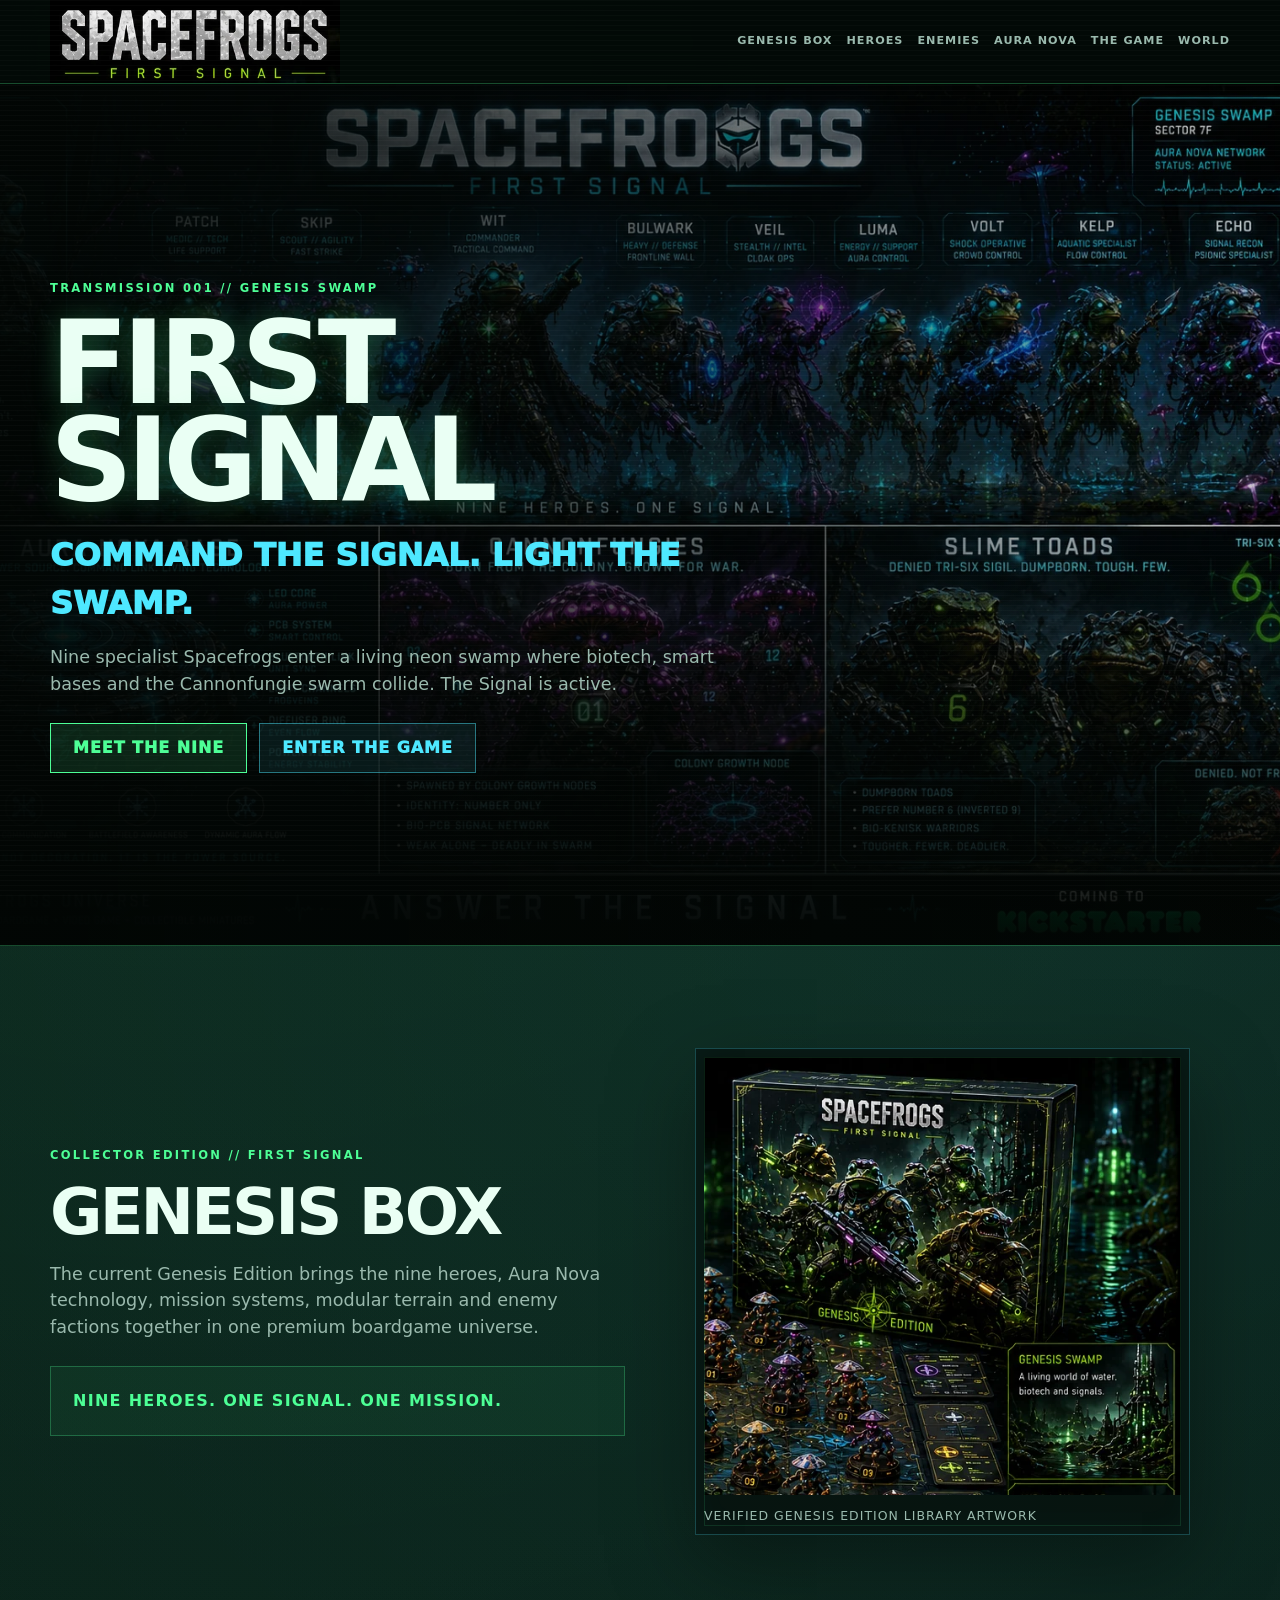
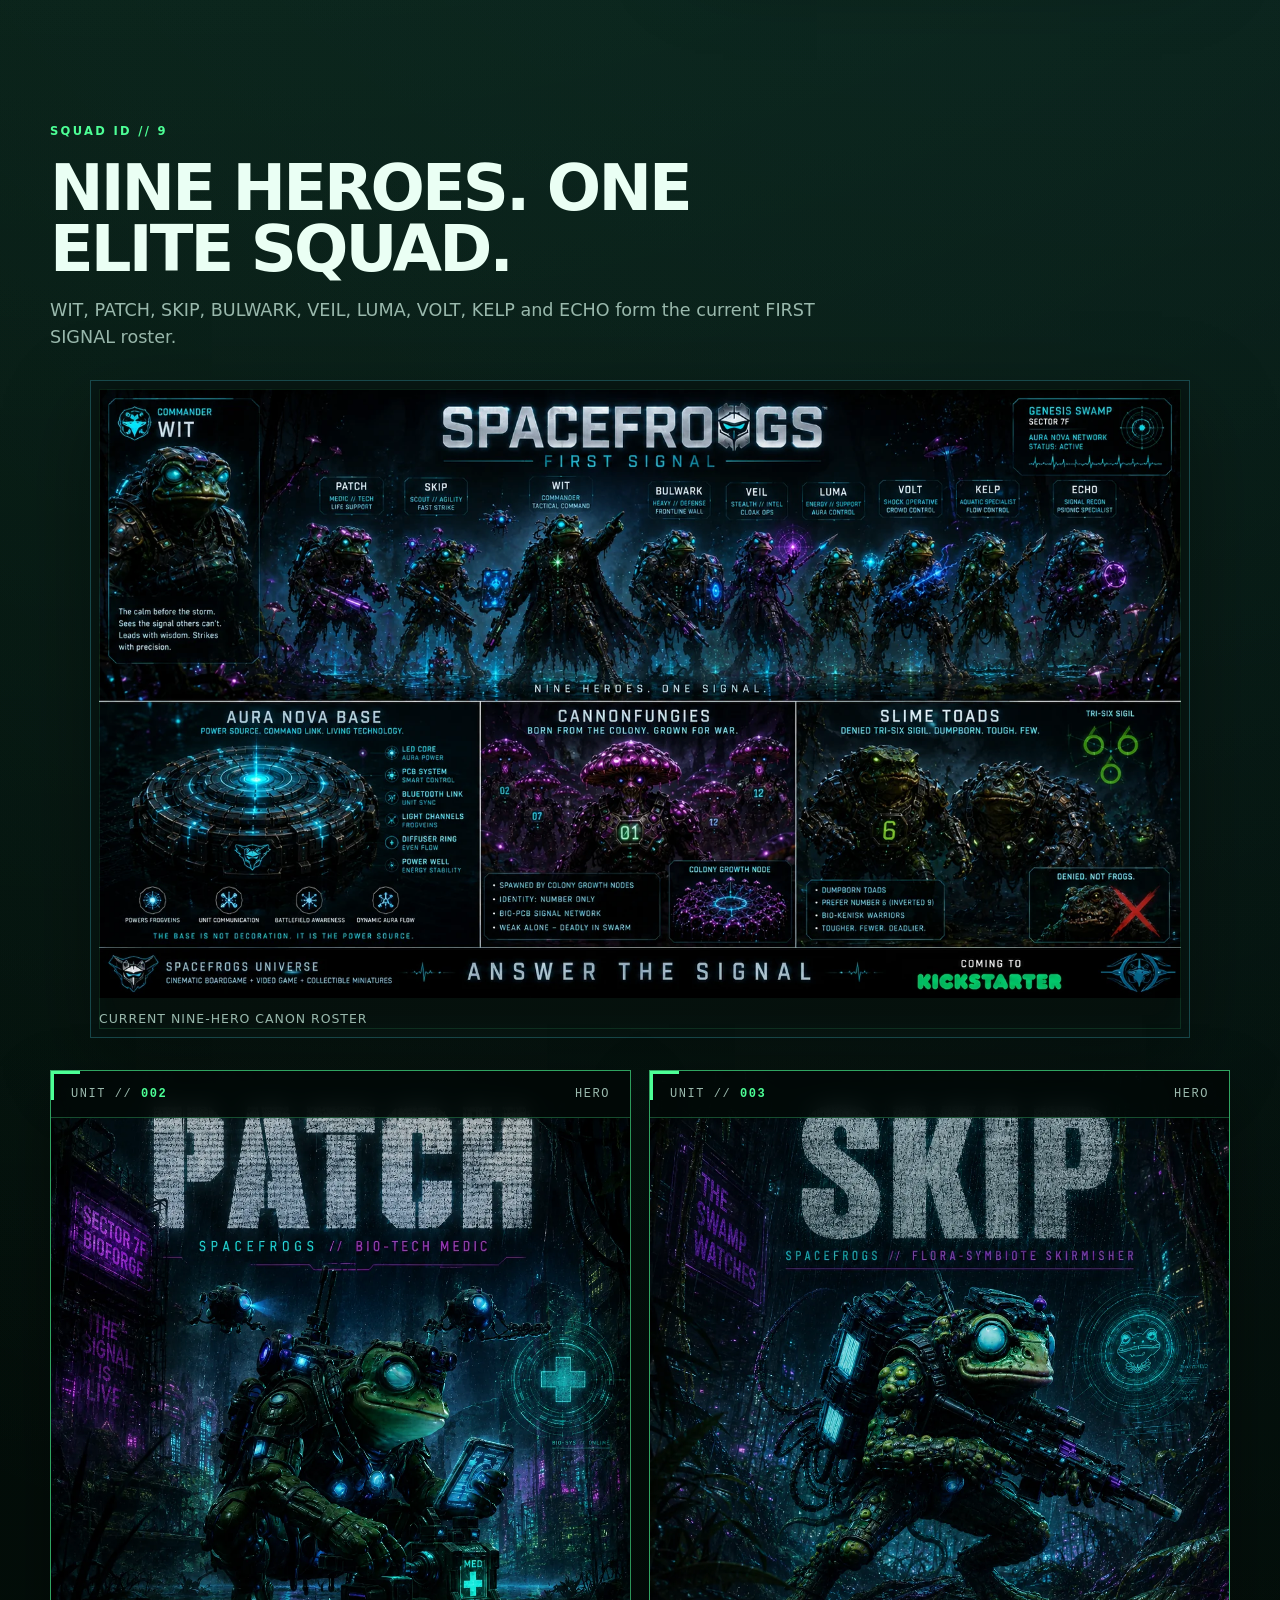
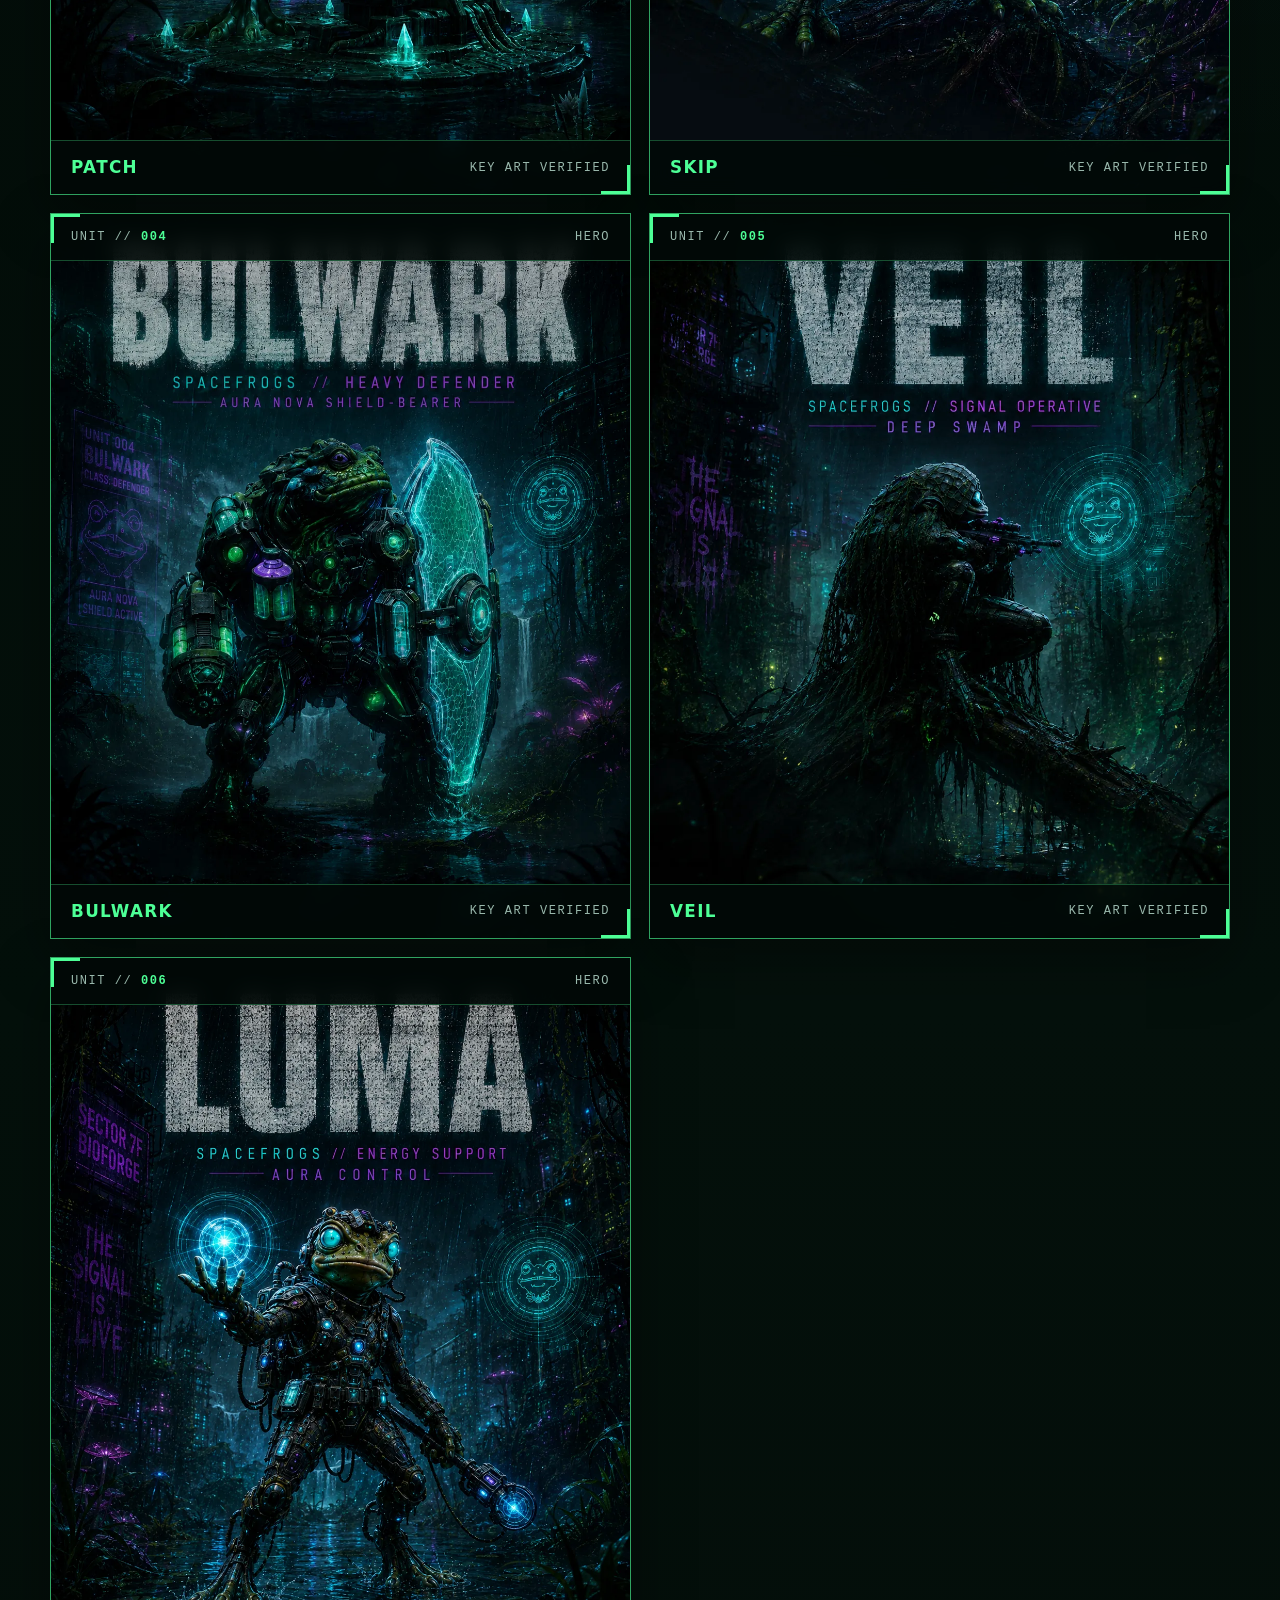
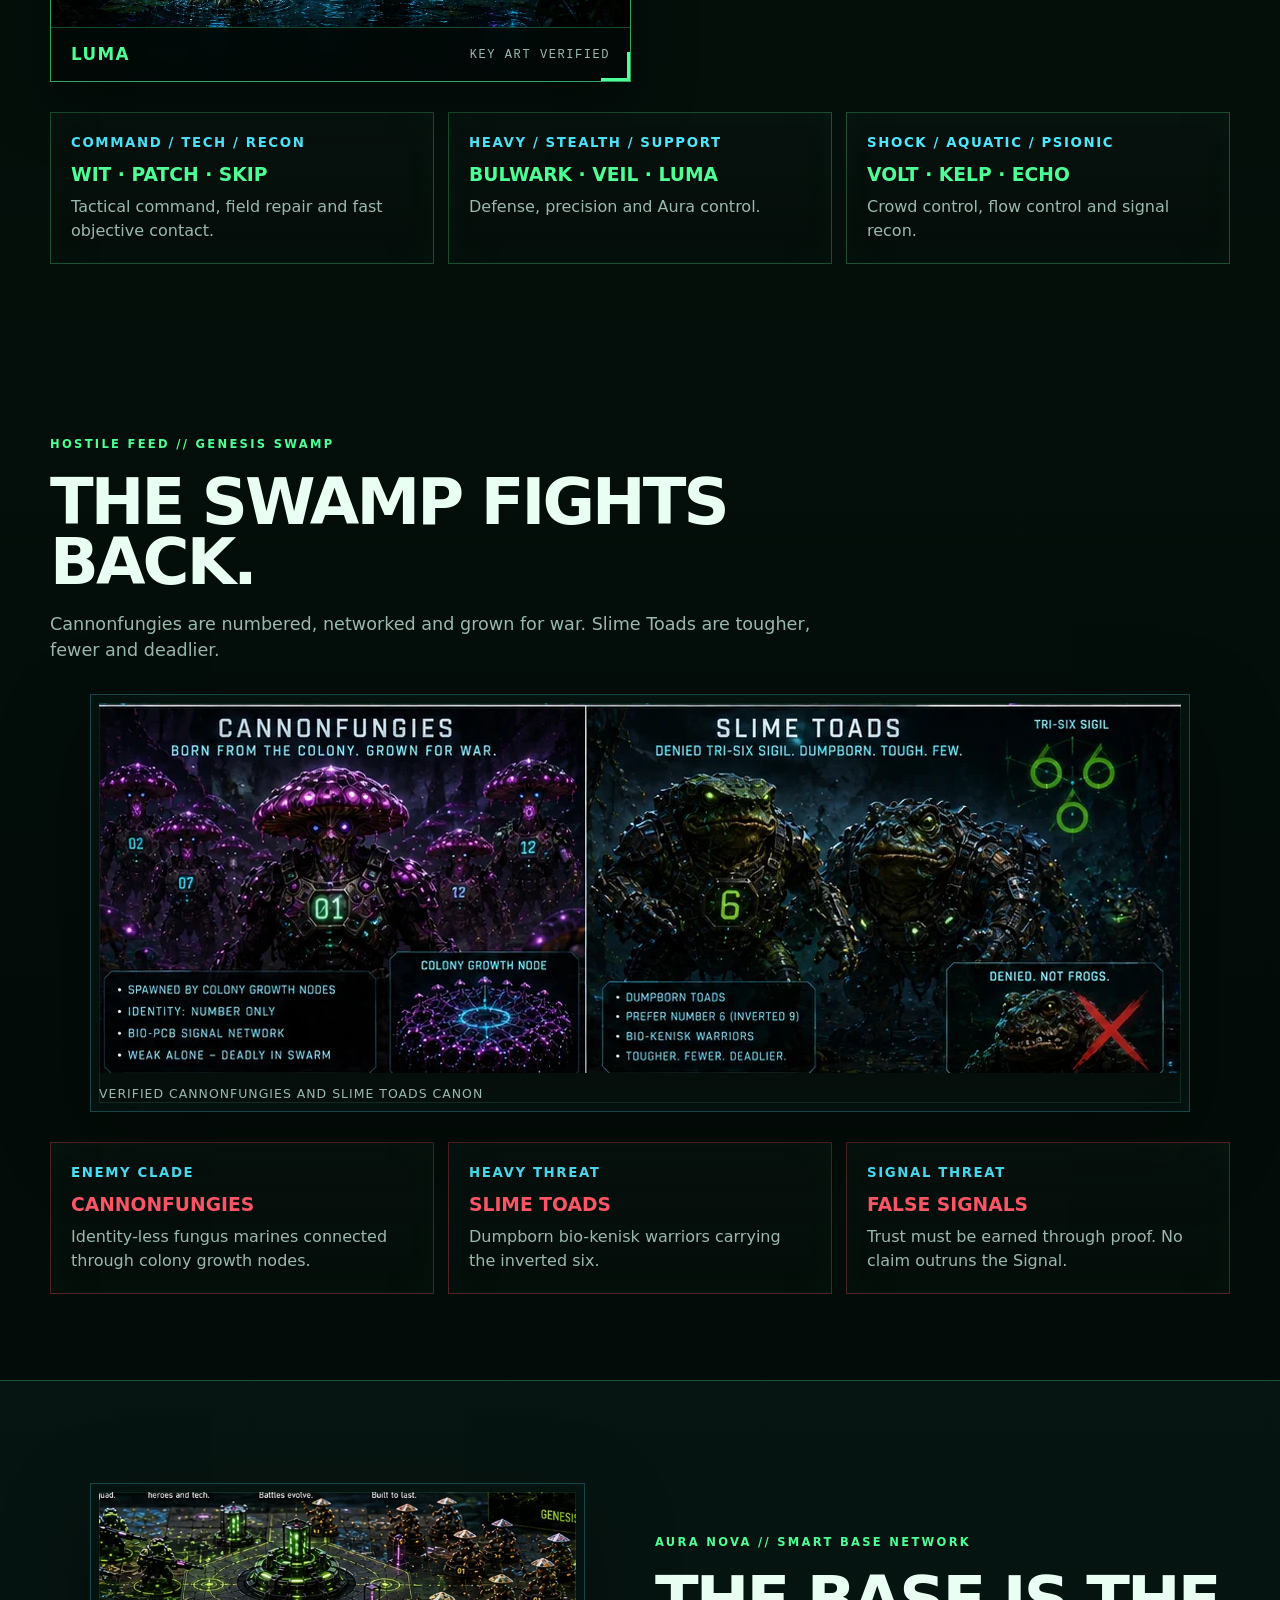
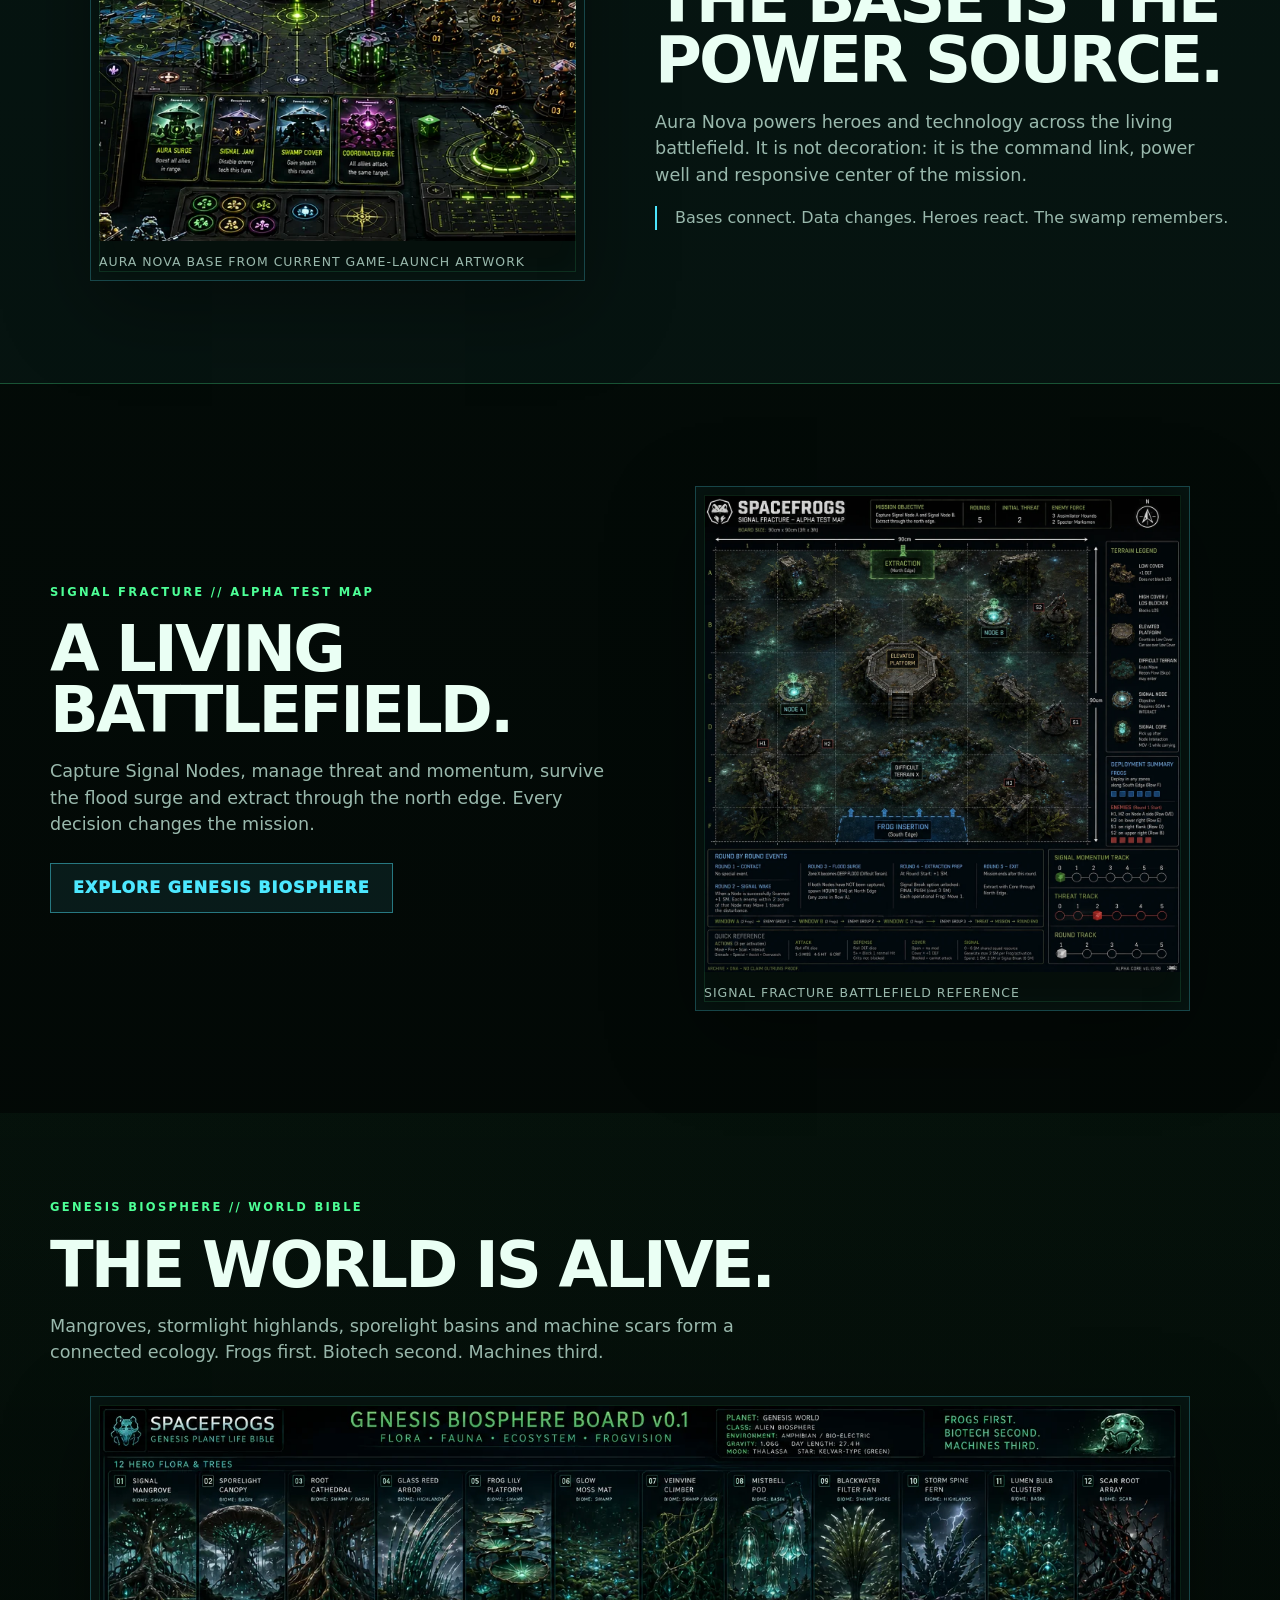
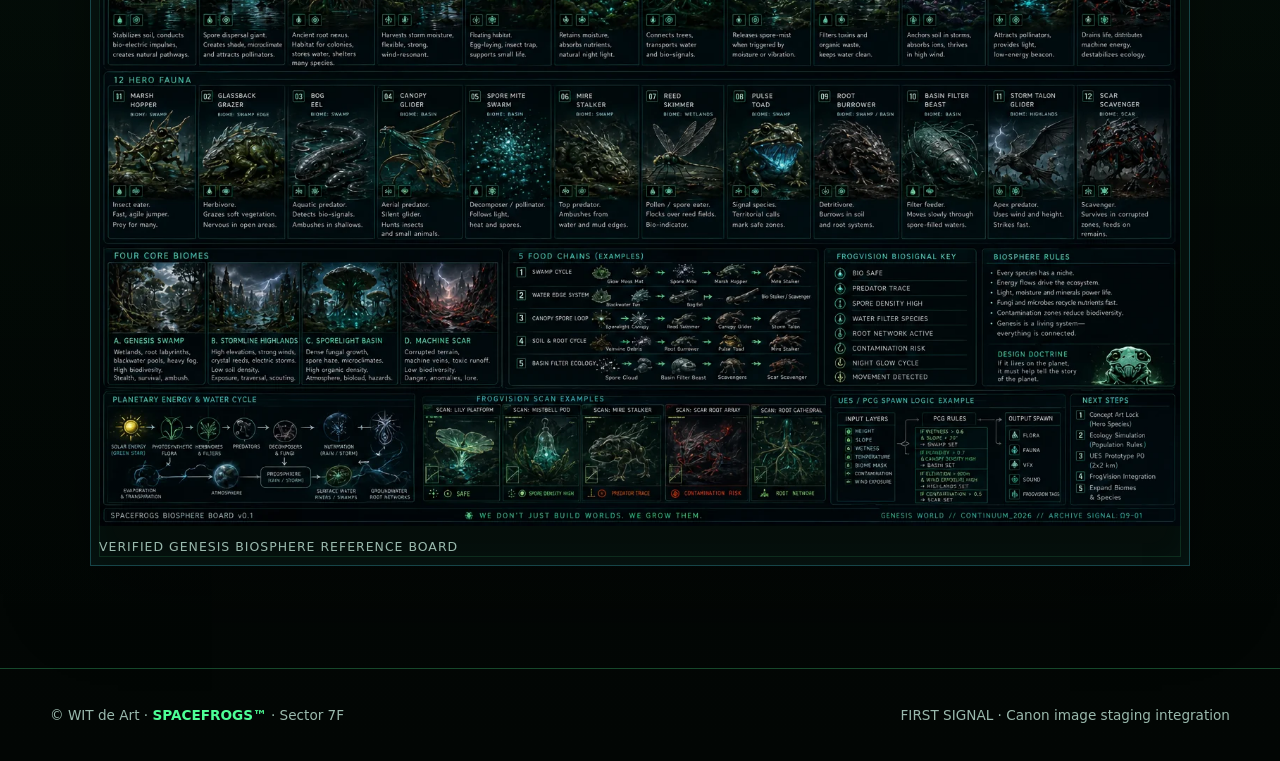
<file: index.html>
<!doctype html>
<html lang="en">
<head>
<meta charset="utf-8">
<meta name="viewport" content="width=device-width,initial-scale=1,viewport-fit=cover">
<meta name="theme-color" content="#020604">
<title>SPACEFROGS™: FIRST SIGNAL — Sector 7F</title>
<meta name="description" content="Nine specialist Spacefrogs. One Signal. Enter Sector 7F, power Aura Nova and face the Cannonfungies in the Genesis Swamp.">
<link rel="canonical" href="https://spacefrogs.dk/">
<meta property="og:type" content="website">
<meta property="og:site_name" content="SPACEFROGS™">
<meta property="og:title" content="SPACEFROGS™: FIRST SIGNAL">
<meta property="og:description" content="Nine frogs. One Signal. Enter Sector 7F.">
<meta property="og:url" content="https://spacefrogs.dk/">
<meta property="og:image" content="https://spacefrogs.dk/assets/images/hero-roster-nine.webp">
<style>
:root{--bg:#020604;--panel:#07110d;--ink:#eafff4;--muted:#9ab9ad;--green:#4dff96;--cyan:#4de8ff;--red:#ff5668;--line:rgba(77,255,150,.27);--cyanline:rgba(77,232,255,.25)}
*{box-sizing:border-box}
html{scroll-behavior:smooth}
body{margin:0;background:radial-gradient(circle at 15% 0,rgba(77,255,150,.14),transparent 35%),radial-gradient(circle at 90% 8%,rgba(77,232,255,.1),transparent 33%),linear-gradient(180deg,#020604,#04100b 48%,#020604);color:var(--ink);font-family:system-ui,-apple-system,"Segoe UI",sans-serif;line-height:1.5;overflow-x:hidden}
body:before{content:"";position:fixed;inset:0;pointer-events:none;background:repeating-linear-gradient(to bottom,rgba(255,255,255,.025) 0,rgba(255,255,255,.025) 1px,transparent 1px,transparent 5px);z-index:99}
img{display:block;max-width:100%}.wrap{width:min(1180px,calc(100% - 32px));margin:auto}
header{position:sticky;top:0;z-index:20;background:rgba(2,6,4,.9);backdrop-filter:blur(16px);border-bottom:1px solid var(--line)}
.nav{min-height:72px;display:flex;align-items:center;justify-content:space-between;gap:20px}.brand-logo{width:min(290px,43vw);height:auto}
nav{display:flex;gap:14px;overflow:auto}nav a{color:var(--muted);text-decoration:none;text-transform:uppercase;font-size:.7rem;font-weight:850;letter-spacing:.09em;white-space:nowrap}nav a:hover{color:var(--green)}
.hero{min-height:calc(100vh - 72px);display:grid;align-items:end;position:relative;background:linear-gradient(90deg,rgba(2,6,4,.96) 0%,rgba(2,6,4,.68) 43%,rgba(2,6,4,.18) 100%),linear-gradient(0deg,rgba(2,6,4,.96),transparent 48%),url('assets/images/hero-roster-nine.webp') 64% center/cover no-repeat;border-bottom:1px solid var(--line)}
.hero-inner{padding:110px 0 86px;max-width:710px}.eyebrow{color:var(--green);text-transform:uppercase;font-weight:900;letter-spacing:.2em;font-size:.72rem;margin-bottom:18px}
h1{font-size:clamp(3.2rem,9vw,7.4rem);line-height:.84;margin:0;text-transform:uppercase;letter-spacing:-.055em;text-shadow:0 0 28px rgba(77,255,150,.25)}
h2{font-size:clamp(2.15rem,5vw,4.4rem);line-height:.95;text-transform:uppercase;margin:0 0 16px;letter-spacing:-.045em}
.tag{font-size:clamp(1.2rem,2.6vw,2rem);font-weight:950;color:var(--cyan);text-transform:uppercase;margin:22px 0 14px}.lead{font-size:1.1rem;color:var(--muted);max-width:780px}
.actions{display:flex;gap:12px;flex-wrap:wrap;margin-top:26px}.btn{min-height:50px;display:inline-flex;align-items:center;justify-content:center;padding:0 22px;border:1px solid var(--green);background:rgba(77,255,150,.12);color:var(--green);text-decoration:none;text-transform:uppercase;font-weight:950;letter-spacing:.06em}.btn.alt{border-color:rgba(77,232,255,.45);color:var(--cyan);background:rgba(77,232,255,.08)}
section{padding:86px 0}.section-head{max-width:820px;margin-bottom:30px}.feature{display:grid;grid-template-columns:1fr 1fr;gap:30px;align-items:center}.feature.reverse .visual{order:-1}
.visual{position:relative;border:1px solid var(--cyanline);background:rgba(5,15,12,.8);padding:8px;box-shadow:0 28px 80px rgba(0,0,0,.35),inset 0 0 34px rgba(77,232,255,.04)}.visual img{width:100%;height:auto}.visual:after{content:"";position:absolute;inset:8px;border:1px solid rgba(77,255,150,.12);pointer-events:none}.wide-visual{margin-top:28px}.wide-visual img{width:100%}
.grid{display:grid;grid-template-columns:repeat(3,1fr);gap:14px;margin-top:30px}.card{border:1px solid var(--line);background:linear-gradient(180deg,rgba(7,17,13,.92),rgba(4,12,9,.84));padding:20px;min-height:150px;box-shadow:inset 0 0 34px rgba(77,255,150,.035)}.card small{display:block;color:var(--cyan);text-transform:uppercase;letter-spacing:.12em;font-weight:850}.card h3{margin:8px 0 6px;text-transform:uppercase;color:var(--green)}.card p{margin:0;color:var(--muted)}.threat{border-color:rgba(255,86,104,.3)}.threat h3{color:var(--red)}
.rule{margin-top:26px;border:1px solid var(--line);padding:22px;font-weight:900;text-transform:uppercase;letter-spacing:.08em;color:var(--green);background:rgba(77,255,150,.055)}.signal{border-top:1px solid var(--line);border-bottom:1px solid var(--line);background:rgba(77,232,255,.035)}.proof{border-left:2px solid var(--cyan);padding-left:18px;color:var(--muted)}.world{background:linear-gradient(180deg,rgba(77,255,150,.035),transparent)}
.asset-note{margin-top:12px;color:var(--muted);font-size:.78rem;text-transform:uppercase;letter-spacing:.08em}
.hero-files{display:grid;grid-template-columns:repeat(2,minmax(0,1fr));gap:18px;margin-top:32px}
.hero-key-card{position:relative;min-height:560px;overflow:hidden;border:1px solid rgba(77,255,150,.62);background:#03100a;box-shadow:inset 0 0 0 1px rgba(77,255,150,.12),0 22px 56px rgba(0,0,0,.38)}
.hero-key-card:before,.hero-key-card:after{content:"";position:absolute;z-index:4;width:26px;height:26px;pointer-events:none}
.hero-key-card:before{top:-1px;left:-1px;border-top:4px solid var(--green);border-left:4px solid var(--green)}
.hero-key-card:after{right:-1px;bottom:-1px;border-right:4px solid var(--green);border-bottom:4px solid var(--green)}
.hero-key-card img{width:100%;height:100%;min-height:560px;object-fit:cover;object-position:center;transition:transform .35s ease}
.hero-key-card:hover img{transform:scale(1.015)}
.hero-card-head,.hero-card-foot{position:absolute;left:0;right:0;z-index:3;display:flex;align-items:center;justify-content:space-between;gap:16px;padding:14px 20px;background:rgba(2,10,7,.88);backdrop-filter:blur(10px);text-transform:uppercase;font-family:ui-monospace,"SFMono-Regular",Consolas,monospace;letter-spacing:.13em;font-size:.75rem}
.hero-card-head{top:0;border-bottom:1px solid rgba(77,255,150,.28);color:var(--muted)}
.hero-card-head strong,.hero-card-foot strong{color:var(--green)}
.hero-card-foot{bottom:0;border-top:1px solid rgba(77,255,150,.28);color:var(--muted)}
.hero-card-foot strong{font-family:system-ui,-apple-system,"Segoe UI",sans-serif;font-size:1.05rem;letter-spacing:.08em}
.hero-key-card.pending{display:grid;place-items:center;background:linear-gradient(rgba(77,255,150,.045) 1px,transparent 1px),linear-gradient(90deg,rgba(77,255,150,.045) 1px,transparent 1px),radial-gradient(circle,rgba(77,255,150,.12),transparent 44%),#03100a;background-size:32px 32px,32px 32px,auto,auto}
.pending-signal{text-align:center;text-transform:uppercase;font-family:ui-monospace,"SFMono-Regular",Consolas,monospace;letter-spacing:.12em;color:var(--muted)}
.pending-signal b{display:block;margin-bottom:8px;color:var(--ink);font-family:system-ui,-apple-system,"Segoe UI",sans-serif;font-size:clamp(2rem,5vw,3.6rem);letter-spacing:.02em}
.pending-signal span{color:var(--green)}
footer{padding:36px 0;color:var(--muted);font-size:.85rem;border-top:1px solid var(--line)}.footer{display:flex;justify-content:space-between;gap:20px;flex-wrap:wrap}.footer b{color:var(--green)}
@media(max-width:900px){nav{max-width:52vw}.feature{grid-template-columns:1fr}.feature.reverse .visual{order:initial}.hero{background-position:58% center}.hero-inner{padding:88px 0 70px}.grid{grid-template-columns:1fr}.hero-key-card,.hero-key-card img{min-height:500px}section{padding:64px 0}}
@media(max-width:620px){header .nav{min-height:64px}.brand-logo{width:220px}nav{display:none}.hero{min-height:78vh;background-position:59% center}.hero-inner{padding:70px 0 56px}.visual{padding:5px}.hero-files{grid-template-columns:1fr;gap:14px}.hero-key-card,.hero-key-card img{min-height:470px}.hero-card-head,.hero-card-foot{padding:12px 14px;font-size:.68rem}}
</style>
</head>
<body>
<header><div class="wrap nav"><a href="#top" aria-label="SPACEFROGS First Signal home"><img class="brand-logo" src="assets/images/spacefrogs-first-signal-wordmark-metallic-on-black.webp" alt="SPACEFROGS First Signal"></a><nav><a href="#genesis">Genesis Box</a><a href="#squad">Heroes</a><a href="#threat">Enemies</a><a href="#signal">Aura Nova</a><a href="#game">The Game</a><a href="#world">World</a></nav></div></header>
<main id="top">
<section class="hero"><div class="wrap"><div class="hero-inner"><div class="eyebrow">Transmission 001 // Genesis Swamp</div><h1>FIRST<br>SIGNAL</h1><div class="tag">Command the signal. Light the swamp.</div><p class="lead">Nine specialist Spacefrogs enter a living neon swamp where biotech, smart bases and the Cannonfungie swarm collide. The Signal is active.</p><div class="actions"><a class="btn" href="#squad">Meet the nine</a><a class="btn alt" href="#game">Enter the game</a></div></div></div></section>
<section id="genesis"><div class="wrap feature"><div><div class="eyebrow">Collector Edition // First Signal</div><h2>Genesis Box</h2><p class="lead">The current Genesis Edition brings the nine heroes, Aura Nova technology, mission systems, modular terrain and enemy factions together in one premium boardgame universe.</p><div class="rule">Nine heroes. One signal. One mission.</div></div><figure class="visual"><img src="assets/images/genesis-box.webp" alt="SPACEFROGS First Signal Genesis Edition box and game components" width="566" height="520"><figcaption class="asset-note">Verified Genesis Edition Library artwork</figcaption></figure></div></section>
<section id="squad"><div class="wrap"><div class="section-head"><div class="eyebrow">Squad ID // 9</div><h2>Nine heroes. One elite squad.</h2><p class="lead">WIT, PATCH, SKIP, BULWARK, VEIL, LUMA, VOLT, KELP and ECHO form the current FIRST SIGNAL roster.</p></div><figure class="visual wide-visual"><img loading="lazy" src="assets/images/hero-roster-nine.webp" alt="The nine current SPACEFROGS heroes: WIT, PATCH, SKIP, BULWARK, VEIL, LUMA, VOLT, KELP and ECHO" width="1672" height="941"><figcaption class="asset-note">Current nine-hero canon roster</figcaption></figure><div class="hero-files" aria-label="Hero key art files"><article class="hero-key-card"><div class="hero-card-head"><span>Unit // <strong>002</strong></span><span>Hero</span></div><img loading="lazy" decoding="async" src="assets/images/hero-key-art-patch.webp" alt="PATCH, SPACEFROGS bio-tech medic key art" width="1122" height="1402"><div class="hero-card-foot"><strong>PATCH</strong><span>Key art verified</span></div></article><article class="hero-key-card"><div class="hero-card-head"><span>Unit // <strong>003</strong></span><span>Hero</span></div><img loading="lazy" decoding="async" src="assets/images/hero-key-art-skip.webp" alt="SKIP, SPACEFROGS flora-symbiote skirmisher key art" width="1122" height="1402"><div class="hero-card-foot"><strong>SKIP</strong><span>Key art verified</span></div></article><article class="hero-key-card"><div class="hero-card-head"><span>Unit // <strong>004</strong></span><span>Hero</span></div><img loading="lazy" decoding="async" src="assets/images/hero-key-art-bulwark.webp" alt="BULWARK, SPACEFROGS Aura Nova shield-bearer key art" width="1122" height="1402"><div class="hero-card-foot"><strong>BULWARK</strong><span>Key art verified</span></div></article><article class="hero-key-card"><div class="hero-card-head"><span>Unit // <strong>005</strong></span><span>Hero</span></div><img loading="lazy" decoding="async" src="assets/images/hero-key-art-veil.webp" alt="VEIL, SPACEFROGS deep-swamp signal operative key art" width="1122" height="1402"><div class="hero-card-foot"><strong>VEIL</strong><span>Key art verified</span></div></article><article class="hero-key-card"><div class="hero-card-head"><span>Unit // <strong>006</strong></span><span>Hero</span></div><img loading="lazy" decoding="async" src="assets/images/hero-key-art-luma.webp" alt="LUMA, SPACEFROGS energy-support Aura Control key art" width="1122" height="1402"><div class="hero-card-foot"><strong>LUMA</strong><span>Key art verified</span></div></article></div><div class="grid"><div class="card"><small>Command / Tech / Recon</small><h3>WIT · PATCH · SKIP</h3><p>Tactical command, field repair and fast objective contact.</p></div><div class="card"><small>Heavy / Stealth / Support</small><h3>BULWARK · VEIL · LUMA</h3><p>Defense, precision and Aura control.</p></div><div class="card"><small>Shock / Aquatic / Psionic</small><h3>VOLT · KELP · ECHO</h3><p>Crowd control, flow control and signal recon.</p></div></div></div></section>
<section id="threat"><div class="wrap"><div class="section-head"><div class="eyebrow">Hostile Feed // Genesis Swamp</div><h2>The swamp fights back.</h2><p class="lead">Cannonfungies are numbered, networked and grown for war. Slime Toads are tougher, fewer and deadlier.</p></div><figure class="visual wide-visual"><img loading="lazy" src="assets/images/enemies-cannonfungies-slime-toads.webp" alt="SPACEFROGS enemy factions Cannonfungies and Slime Toads" width="1082" height="370"><figcaption class="asset-note">Verified Cannonfungies and Slime Toads canon</figcaption></figure><div class="grid"><div class="card threat"><small>Enemy Clade</small><h3>Cannonfungies</h3><p>Identity-less fungus marines connected through colony growth nodes.</p></div><div class="card threat"><small>Heavy Threat</small><h3>Slime Toads</h3><p>Dumpborn bio-kenisk warriors carrying the inverted six.</p></div><div class="card threat"><small>Signal Threat</small><h3>False Signals</h3><p>Trust must be earned through proof. No claim outruns the Signal.</p></div></div></div></section>
<section class="signal" id="signal"><div class="wrap feature reverse"><figure class="visual"><img loading="lazy" src="assets/images/aura-nova-base.webp" alt="Aura Nova smart base powering the SPACEFROGS battlefield" width="650" height="475"><figcaption class="asset-note">Aura Nova base from current game-launch artwork</figcaption></figure><div><div class="eyebrow">Aura Nova // Smart Base Network</div><h2>The base is the power source.</h2><p class="lead">Aura Nova powers heroes and technology across the living battlefield. It is not decoration: it is the command link, power well and responsive center of the mission.</p><div class="proof">Bases connect. Data changes. Heroes react. The swamp remembers.</div></div></div></section>
<section id="game"><div class="wrap feature"><div><div class="eyebrow">Signal Fracture // Alpha Test Map</div><h2>A living battlefield.</h2><p class="lead">Capture Signal Nodes, manage threat and momentum, survive the flood surge and extract through the north edge. Every decision changes the mission.</p><div class="actions"><a class="btn alt" href="#world">Explore Genesis biosphere</a></div></div><figure class="visual"><img loading="lazy" src="assets/images/battlefield-gameplay.webp" alt="SPACEFROGS Signal Fracture tactical battlefield and mission map" width="1254" height="1254"><figcaption class="asset-note">Signal Fracture battlefield reference</figcaption></figure></div></section>
<section class="world" id="world"><div class="wrap"><div class="section-head"><div class="eyebrow">Genesis Biosphere // World Bible</div><h2>The world is alive.</h2><p class="lead">Mangroves, stormlight highlands, sporelight basins and machine scars form a connected ecology. Frogs first. Biotech second. Machines third.</p></div><figure class="visual wide-visual"><img loading="lazy" src="assets/images/genesis-swamp-world.webp" alt="SPACEFROGS Genesis Biosphere world, biomes, flora and fauna" width="1536" height="1024"><figcaption class="asset-note">Verified Genesis Biosphere reference board</figcaption></figure></div></section>
</main>
<footer><div class="wrap footer"><div>© WIT de Art · <b>SPACEFROGS™</b> · Sector 7F</div><div>FIRST SIGNAL · Canon image staging integration</div></div></footer>
</body>
</html>
</file>
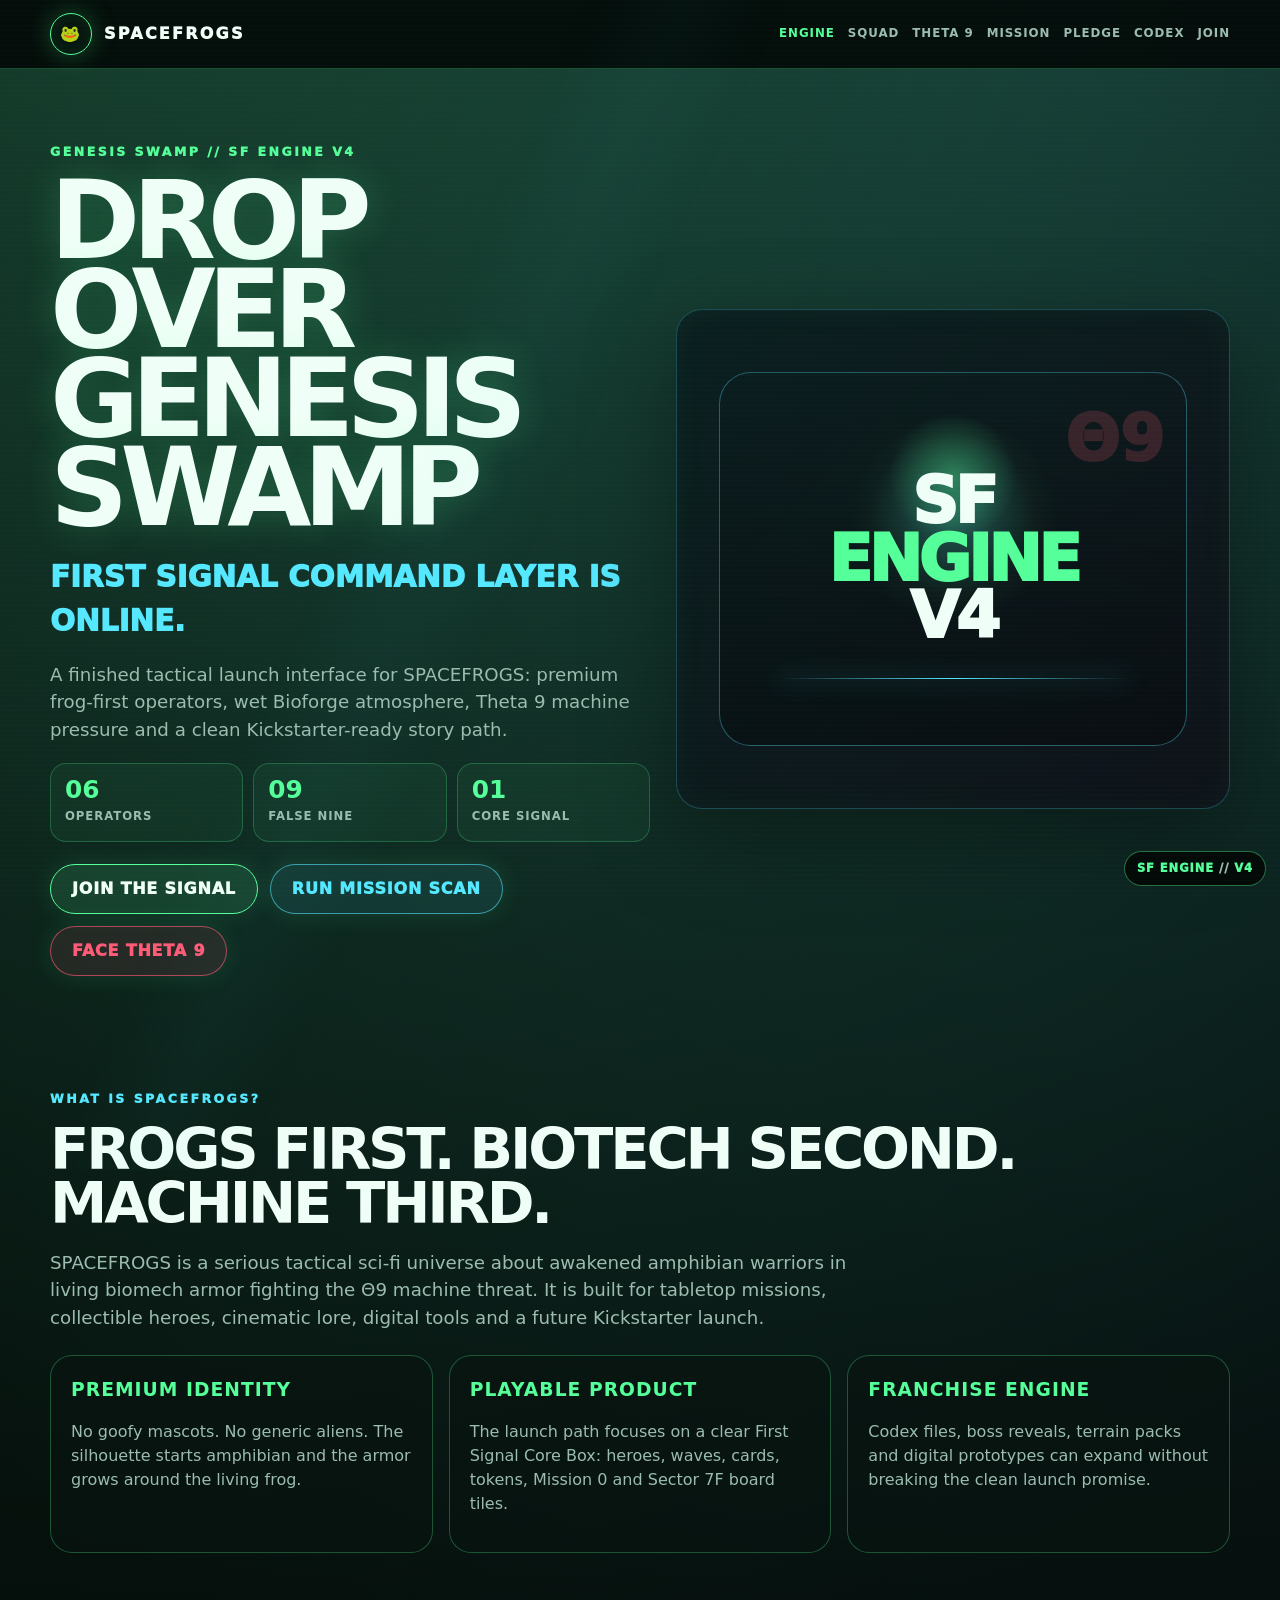
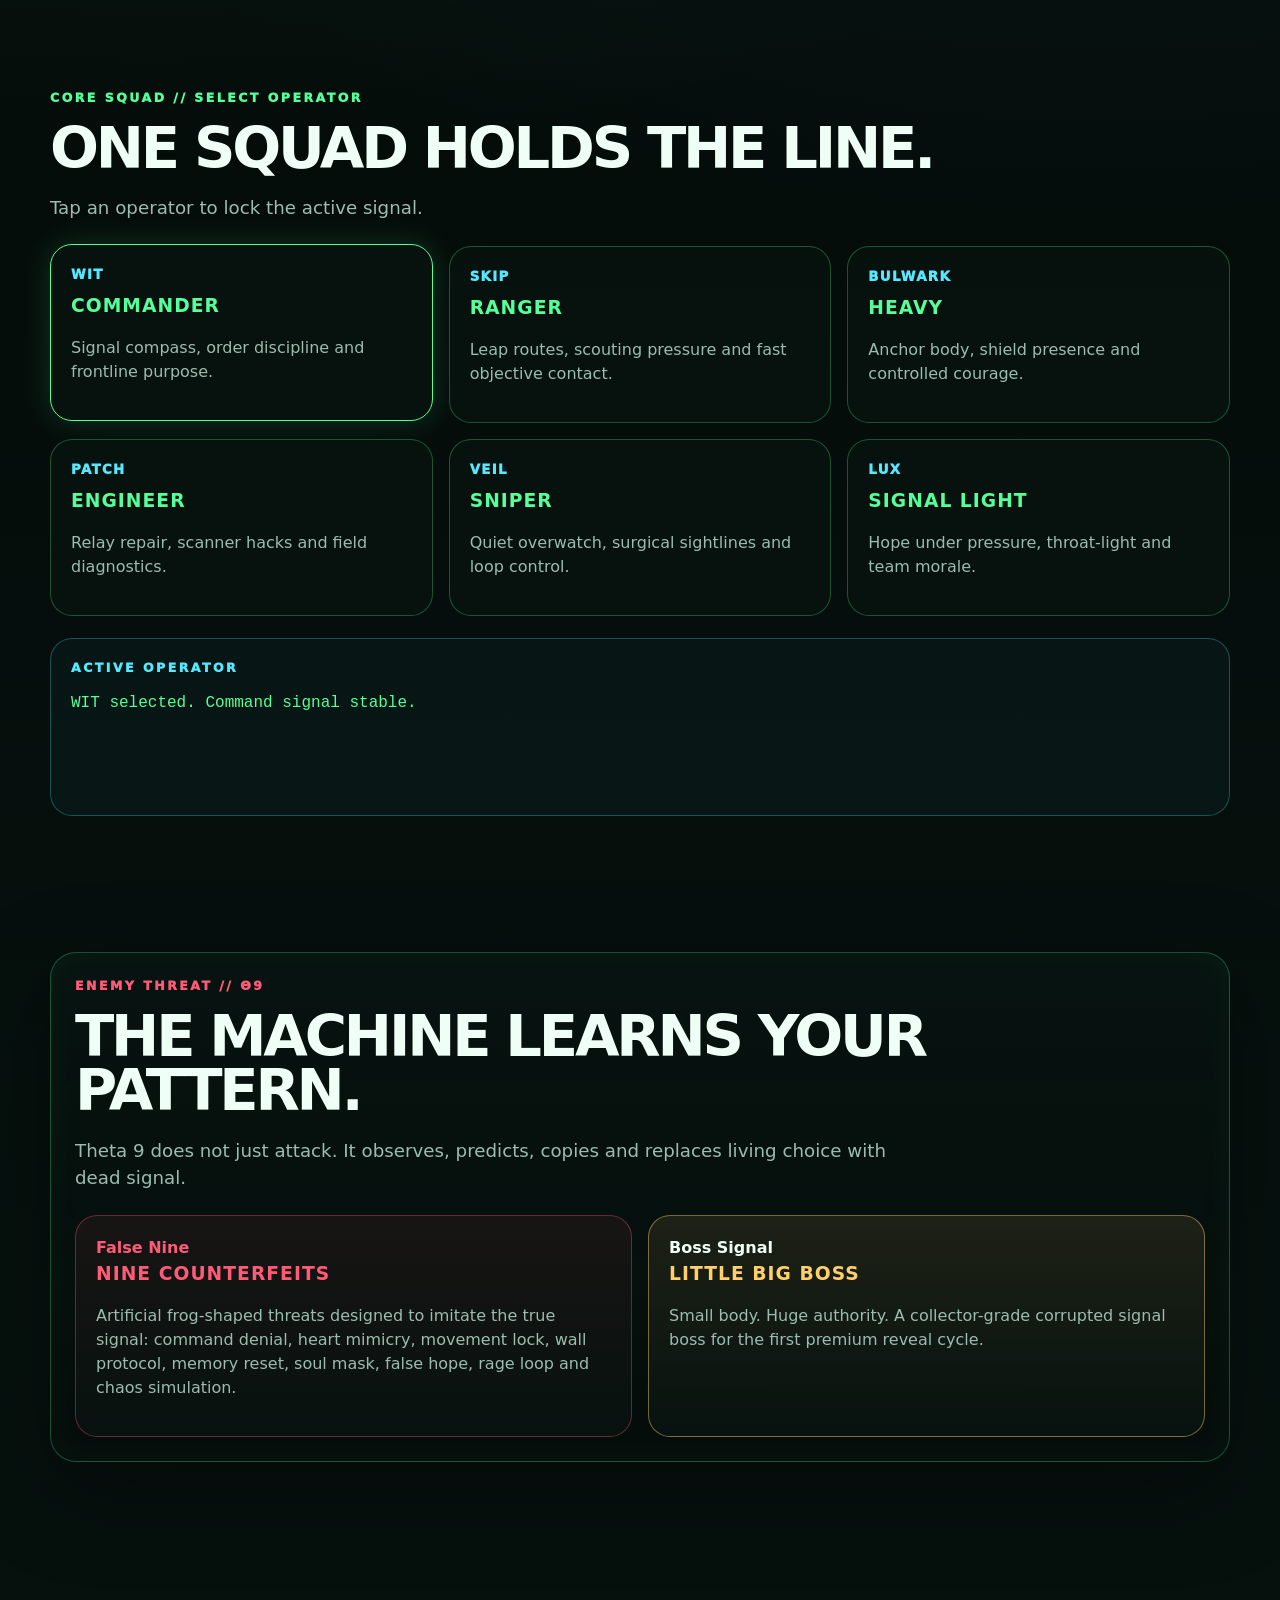
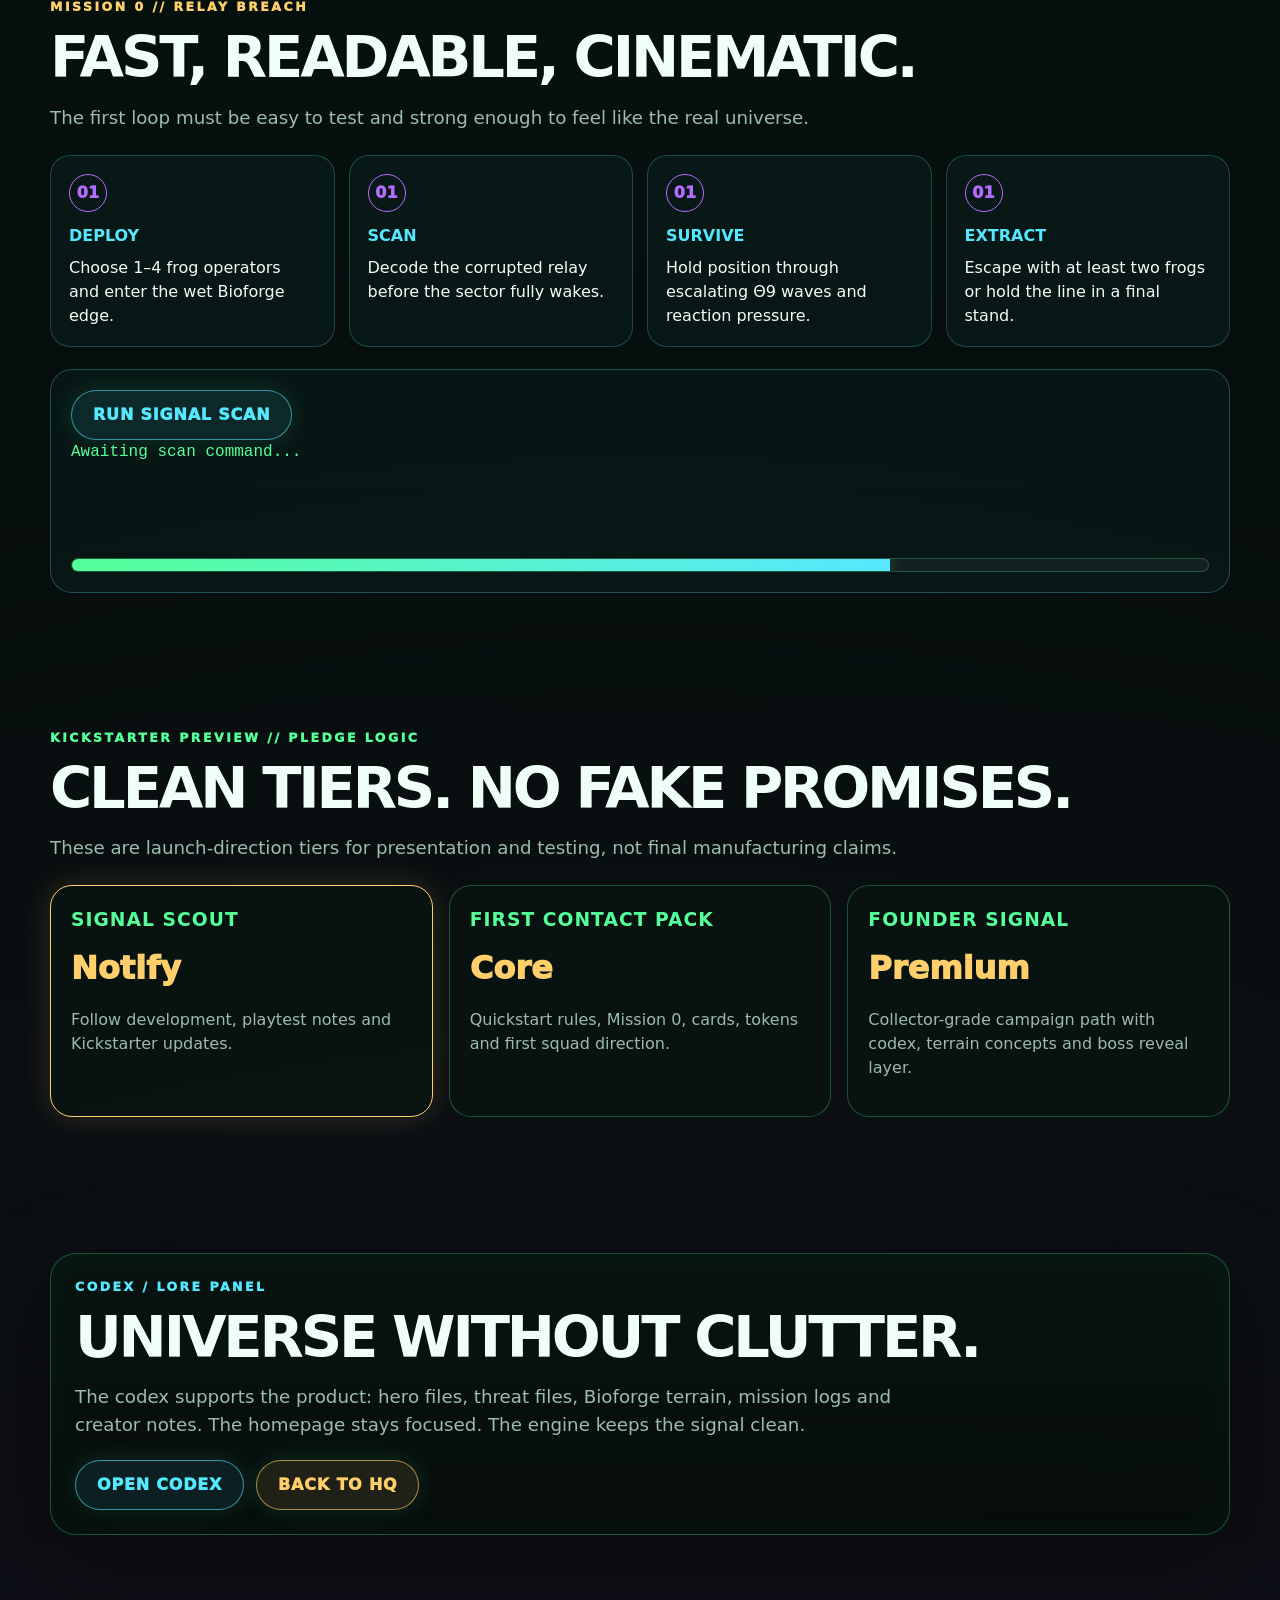
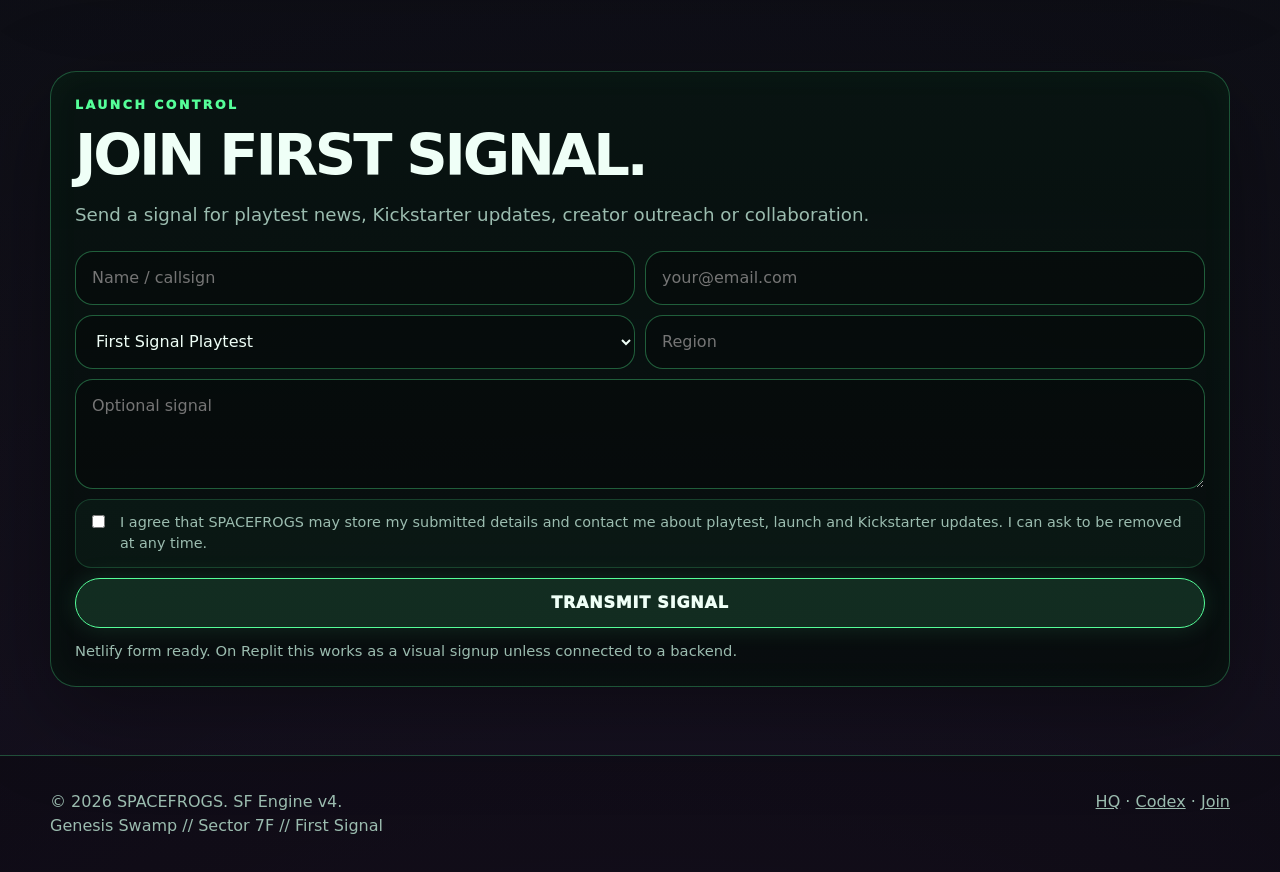
<file: sf-engine-v4/index.html>
<!doctype html>
<html lang="en" translate="no">
<head>
  <meta charset="utf-8">
  <meta name="google" content="notranslate">
  <meta name="viewport" content="width=device-width, initial-scale=1">
  <title>SPACEFROGS // SF Engine v4</title>
  <meta name="description" content="SF Engine v4 is the SpaceFrogs tactical command interface for First Signal, Sector 7F, frog operators, Theta 9 threats and Kickstarter launch control.">
  <meta name="theme-color" content="#020504">
  <link rel="manifest" href="./manifest.webmanifest">
  <style>
    :root{--bg:#020504;--bg2:#06110e;--ink:#effff7;--muted:#9bbcaf;--green:#55ff99;--cyan:#55e8ff;--amber:#ffcf6b;--red:#ff5b77;--violet:#b46cff;--line:rgba(85,255,153,.28);--cyanline:rgba(85,232,255,.24);--glass:rgba(8,20,17,.76);--soft:rgba(255,255,255,.055)}
    *{box-sizing:border-box}html{scroll-behavior:smooth}body{margin:0;font-family:system-ui,-apple-system,BlinkMacSystemFont,"Segoe UI",sans-serif;background:radial-gradient(circle at 12% -5%,rgba(85,255,153,.2),transparent 34%),radial-gradient(circle at 86% 0%,rgba(85,232,255,.16),transparent 32%),radial-gradient(circle at 50% 115%,rgba(180,108,255,.16),transparent 45%),linear-gradient(180deg,var(--bg),var(--bg2) 52%,#020504);color:var(--ink);line-height:1.5;overflow-x:hidden}body:before{content:"";position:fixed;inset:0;z-index:100;pointer-events:none;background:repeating-linear-gradient(to bottom,rgba(255,255,255,.03) 0,rgba(255,255,255,.03) 1px,transparent 1px,transparent 5px);opacity:.33;mix-blend-mode:screen}body:after{content:"";position:fixed;inset:-30%;z-index:101;pointer-events:none;background:linear-gradient(115deg,transparent 0 40%,rgba(85,232,255,.06) 44%,transparent 48% 100%);animation:sweep 7s linear infinite;opacity:.45}@keyframes sweep{from{transform:translateX(-16%)}to{transform:translateX(16%)}}
    a{color:inherit}.wrap{width:min(1180px,calc(100% - 30px));margin:auto}.shell{min-height:100vh}.topbar{position:sticky;top:0;z-index:50;border-bottom:1px solid var(--line);background:rgba(2,5,4,.84);backdrop-filter:blur(14px)}.nav{min-height:68px;display:flex;align-items:center;justify-content:space-between;gap:16px}.brand{display:flex;align-items:center;gap:12px;font-weight:1000;text-transform:uppercase;letter-spacing:.14em}.seal{width:42px;height:42px;border:1px solid var(--green);border-radius:50%;display:grid;place-items:center;color:var(--green);box-shadow:0 0 26px rgba(85,255,153,.28),inset 0 0 24px rgba(85,255,153,.12)}.navlinks{display:flex;gap:13px;flex-wrap:wrap}.navlinks a{text-decoration:none;color:var(--muted);font-size:.74rem;font-weight:900;text-transform:uppercase;letter-spacing:.08em}.navlinks a:hover,.navlinks a.active{color:var(--green)}
    .hero{padding:74px 0 46px;min-height:calc(100vh - 68px);display:grid;align-items:center}.hero-grid{display:grid;grid-template-columns:1.04fr .96fr;gap:26px;align-items:center}.kicker{color:var(--green);text-transform:uppercase;font-size:.78rem;font-weight:1000;letter-spacing:.2em;margin-bottom:14px}.kicker.cyan{color:var(--cyan)}.kicker.red{color:var(--red)}.kicker.amber{color:var(--amber)}h1{font-size:clamp(3.3rem,8.5vw,8rem);line-height:.82;margin:0 0 22px;letter-spacing:-.075em;text-transform:uppercase;text-shadow:0 0 36px rgba(85,255,153,.22)}h2{font-size:clamp(2.15rem,4.5vw,4.25rem);line-height:.94;margin:0 0 18px;letter-spacing:-.055em;text-transform:uppercase}h3{margin:0 0 10px;text-transform:uppercase;letter-spacing:.055em}.lead{font-size:1.14rem;color:var(--muted);max-width:850px}.tag{font-size:clamp(1.2rem,2.3vw,2rem);font-weight:1000;color:var(--cyan);text-transform:uppercase;margin:0 0 18px}.actions{display:flex;gap:12px;flex-wrap:wrap;margin-top:22px}.btn{border:1px solid var(--green);border-radius:999px;min-height:50px;padding:0 21px;display:inline-flex;align-items:center;justify-content:center;text-decoration:none;text-transform:uppercase;font-weight:1000;letter-spacing:.05em;background:rgba(85,255,153,.13);box-shadow:0 0 24px rgba(85,255,153,.13);cursor:pointer}.btn.secondary{border-color:rgba(85,232,255,.58);background:rgba(85,232,255,.085);color:var(--cyan)}.btn.warn{border-color:rgba(255,207,107,.62);background:rgba(255,207,107,.1);color:var(--amber)}.btn.red{border-color:rgba(255,91,119,.62);background:rgba(255,91,119,.1);color:var(--red)}button{font:inherit;color:inherit}
    .panel{border:1px solid var(--line);border-radius:26px;background:linear-gradient(180deg,rgba(8,20,17,.92),rgba(5,12,10,.76));padding:24px;box-shadow:0 28px 90px rgba(0,0,0,.35),inset 0 0 36px rgba(85,255,153,.04)}.screen{min-height:500px;position:relative;overflow:hidden;border-color:var(--cyanline);background:radial-gradient(circle at 50% 42%,rgba(85,255,153,.17),transparent 26%),linear-gradient(135deg,rgba(85,232,255,.08),rgba(180,108,255,.06)),rgba(3,9,8,.86)}.frog-core{position:absolute;inset:62px 42px;border:1px solid rgba(85,232,255,.34);border-radius:32px;background:radial-gradient(circle at 50% 28%,rgba(85,255,153,.34),transparent 18%),radial-gradient(circle at 50% 38%,rgba(85,232,255,.18),transparent 25%),linear-gradient(180deg,transparent,rgba(0,0,0,.28));display:grid;place-items:center;text-align:center}.frog-core:before{content:"Θ9";position:absolute;right:22px;top:18px;color:var(--red);font-size:4rem;font-weight:1000;opacity:.18}.frog-core:after{content:"";position:absolute;left:12%;right:12%;bottom:18%;height:1px;background:linear-gradient(90deg,transparent,var(--cyan),transparent);box-shadow:0 0 24px var(--cyan)}.core-title{font-size:clamp(2rem,5vw,4.2rem);font-weight:1000;line-height:.9;text-transform:uppercase;letter-spacing:-.055em}.core-title span{display:block;color:var(--green)}.telemetry{display:grid;grid-template-columns:repeat(3,1fr);gap:10px;margin-top:20px}.stat{border:1px solid rgba(85,255,153,.24);border-radius:16px;padding:14px;background:rgba(85,255,153,.055)}.stat b{display:block;color:var(--green);font-size:1.55rem;line-height:1}.stat span{color:var(--muted);text-transform:uppercase;font-size:.73rem;font-weight:900;letter-spacing:.08em}
    section{padding:68px 0}.cards{display:grid;grid-template-columns:repeat(3,1fr);gap:16px;margin-top:24px}.card{border:1px solid var(--line);background:var(--glass);border-radius:22px;padding:20px;min-height:166px}.card h3{color:var(--green)}.card p,.muted{color:var(--muted)}.grid2{display:grid;grid-template-columns:1fr 1fr;gap:16px;margin-top:24px}.grid4{display:grid;grid-template-columns:repeat(4,1fr);gap:14px;margin-top:24px}.tile{border:1px solid var(--cyanline);border-radius:20px;padding:18px;background:rgba(85,232,255,.045)}.tile b{display:block;color:var(--cyan);text-transform:uppercase;margin-bottom:8px}.operator{position:relative;overflow:hidden}.operator small{display:block;color:var(--cyan);font-weight:1000;text-transform:uppercase;letter-spacing:.1em;margin-bottom:7px}.operator.selected{border-color:var(--green);box-shadow:0 0 30px rgba(85,255,153,.16);transform:translateY(-2px)}.threat{border-color:rgba(255,91,119,.35);background:linear-gradient(180deg,rgba(255,91,119,.07),rgba(8,20,17,.76))}.threat h3,.threat b{color:var(--red)}.boss{border-color:rgba(255,207,107,.45);background:linear-gradient(180deg,rgba(255,207,107,.095),rgba(8,20,17,.82))}.boss h3{color:var(--amber)}
    .mission-flow{counter-reset:step}.step{position:relative}.step:before{counter-increment:step;content:"0"counter(step);display:inline-grid;place-items:center;width:36px;height:36px;border:1px solid var(--violet);border-radius:50%;color:var(--violet);font-weight:1000;margin-bottom:12px}.pledge{cursor:pointer}.pledge.active{border-color:var(--amber);box-shadow:0 0 30px rgba(255,207,107,.16)}.price{font-size:2rem;color:var(--amber);font-weight:1000}.scanbox{border:1px solid rgba(85,232,255,.28);border-radius:22px;padding:20px;background:rgba(85,232,255,.04);margin-top:22px}.log{font-family:ui-monospace,SFMono-Regular,Menlo,Consolas,monospace;color:var(--green);min-height:104px;white-space:pre-wrap}.progress{height:14px;border:1px solid rgba(85,255,153,.25);border-radius:999px;background:rgba(255,255,255,.045);overflow:hidden;margin-top:14px}.progress span{display:block;height:100%;width:72%;background:linear-gradient(90deg,var(--green),var(--cyan));box-shadow:0 0 16px rgba(85,255,153,.3)}
    form{display:grid;grid-template-columns:1fr 1fr;gap:10px;margin-top:22px}input,select,textarea{border:1px solid rgba(85,255,153,.34);background:rgba(0,0,0,.25);color:var(--ink);font:inherit;border-radius:18px;padding:14px 16px;outline:none}textarea{grid-column:1/-1;min-height:110px}.wide{grid-column:1/-1}.consent{display:flex;gap:12px;align-items:flex-start;color:var(--muted);font-size:.9rem;border:1px solid rgba(85,255,153,.18);border-radius:16px;padding:12px;background:rgba(85,255,153,.04)}.consent input{width:auto;accent-color:var(--green)}.hidden{display:none}.form-msg{color:var(--muted);font-size:.92rem;margin-top:12px}footer{border-top:1px solid var(--line);padding:34px 0;color:var(--muted);background:rgba(0,0,0,.25)}.footergrid{display:flex;justify-content:space-between;gap:16px;flex-wrap:wrap}.badge{position:fixed;right:14px;bottom:14px;z-index:60;border:1px solid rgba(85,255,153,.42);border-radius:999px;background:rgba(2,5,4,.82);backdrop-filter:blur(10px);color:var(--green);padding:8px 12px;font-size:.72rem;font-weight:1000;text-transform:uppercase;letter-spacing:.08em}
    @media(max-width:920px){.hero-grid,.grid2{grid-template-columns:1fr}.cards,.grid4,.telemetry{grid-template-columns:1fr}.navlinks{display:none}.hero{padding-top:54px}.screen{min-height:390px}.frog-core{inset:34px 20px}section{padding:52px 0}form{grid-template-columns:1fr}.btn{width:100%}}
  </style>
</head>
<body>
  <div class="badge">SF ENGINE <span style="color:var(--muted)">//</span> v4</div>
  <header class="topbar"><div class="wrap nav"><div class="brand"><span class="seal">🐸</span><span>SPACEFROGS</span></div><nav class="navlinks"><a href="#engine">Engine</a><a href="#squad">Squad</a><a href="#theta9">Theta 9</a><a href="#mission">Mission</a><a href="#pledge">Pledge</a><a href="#codex">Codex</a><a href="#launch">Join</a></nav></div></header>
  <main class="shell">
    <section class="hero" id="engine"><div class="wrap hero-grid"><div><div class="kicker">Genesis Swamp // SF Engine v4</div><h1>Drop over<br>Genesis Swamp</h1><p class="tag">First Signal command layer is online.</p><p class="lead">A finished tactical launch interface for SPACEFROGS: premium frog-first operators, wet Bioforge atmosphere, Theta 9 machine pressure and a clean Kickstarter-ready story path.</p><div class="telemetry"><div class="stat"><b>06</b><span>Operators</span></div><div class="stat"><b>09</b><span>False Nine</span></div><div class="stat"><b>01</b><span>Core Signal</span></div></div><div class="actions"><a class="btn" href="#launch">Join the Signal</a><a class="btn secondary" href="#mission">Run Mission Scan</a><a class="btn red" href="#theta9">Face Theta 9</a></div></div><div class="panel screen" aria-label="SpaceFrogs command visual"><div class="frog-core"><div class="core-title">SF<br><span>ENGINE</span>V4</div></div></div></div></section>
    <section id="brief"><div class="wrap"><div class="kicker cyan">What is SpaceFrogs?</div><h2>Frogs first. Biotech second. Machine third.</h2><p class="lead">SPACEFROGS is a serious tactical sci-fi universe about awakened amphibian warriors in living biomech armor fighting the Θ9 machine threat. It is built for tabletop missions, collectible heroes, cinematic lore, digital tools and a future Kickstarter launch.</p><div class="cards"><article class="card"><h3>Premium identity</h3><p>No goofy mascots. No generic aliens. The silhouette starts amphibian and the armor grows around the living frog.</p></article><article class="card"><h3>Playable product</h3><p>The launch path focuses on a clear First Signal Core Box: heroes, waves, cards, tokens, Mission 0 and Sector 7F board tiles.</p></article><article class="card"><h3>Franchise engine</h3><p>Codex files, boss reveals, terrain packs and digital prototypes can expand without breaking the clean launch promise.</p></article></div></div></section>
    <section id="squad"><div class="wrap"><div class="kicker">Core Squad // Select Operator</div><h2>One squad holds the line.</h2><p class="lead">Tap an operator to lock the active signal.</p><div class="cards" id="operatorCards"><article class="card operator selected" data-name="WIT"><small>WIT</small><h3>Commander</h3><p>Signal compass, order discipline and frontline purpose.</p></article><article class="card operator" data-name="SKIP"><small>SKIP</small><h3>Ranger</h3><p>Leap routes, scouting pressure and fast objective contact.</p></article><article class="card operator" data-name="BULWARK"><small>BULWARK</small><h3>Heavy</h3><p>Anchor body, shield presence and controlled courage.</p></article><article class="card operator" data-name="PATCH"><small>PATCH</small><h3>Engineer</h3><p>Relay repair, scanner hacks and field diagnostics.</p></article><article class="card operator" data-name="VEIL"><small>VEIL</small><h3>Sniper</h3><p>Quiet overwatch, surgical sightlines and loop control.</p></article><article class="card operator" data-name="LUX"><small>LUX</small><h3>Signal Light</h3><p>Hope under pressure, throat-light and team morale.</p></article></div><div class="scanbox"><div class="kicker cyan">Active Operator</div><div class="log" id="operatorLog">WIT selected. Command signal stable.</div></div></div></section>
    <section id="theta9"><div class="wrap panel"><div class="kicker red">Enemy Threat // Θ9</div><h2>The machine learns your pattern.</h2><p class="lead">Theta 9 does not just attack. It observes, predicts, copies and replaces living choice with dead signal.</p><div class="grid2"><article class="card threat"><b>False Nine</b><h3>Nine counterfeits</h3><p>Artificial frog-shaped threats designed to imitate the true signal: command denial, heart mimicry, movement lock, wall protocol, memory reset, soul mask, false hope, rage loop and chaos simulation.</p></article><article class="card boss"><b>Boss Signal</b><h3>Little Big Boss</h3><p>Small body. Huge authority. A collector-grade corrupted signal boss for the first premium reveal cycle.</p></article></div></div></section>
    <section id="mission"><div class="wrap"><div class="kicker amber">Mission 0 // Relay Breach</div><h2>Fast, readable, cinematic.</h2><p class="lead">The first loop must be easy to test and strong enough to feel like the real universe.</p><div class="grid4"><article class="tile step"><b>Deploy</b>Choose 1–4 frog operators and enter the wet Bioforge edge.</article><article class="tile step"><b>Scan</b>Decode the corrupted relay before the sector fully wakes.</article><article class="tile step"><b>Survive</b>Hold position through escalating Θ9 waves and reaction pressure.</article><article class="tile step"><b>Extract</b>Escape with at least two frogs or hold the line in a final stand.</article></div><div class="scanbox"><button class="btn secondary" id="scanBtn" type="button">Run Signal Scan</button><div class="log" id="scanLog">Awaiting scan command...</div><div class="progress"><span id="scanBar"></span></div></div></div></section>
    <section id="pledge"><div class="wrap"><div class="kicker">Kickstarter Preview // Pledge Logic</div><h2>Clean tiers. No fake promises.</h2><p class="lead">These are launch-direction tiers for presentation and testing, not final manufacturing claims.</p><div class="cards" id="pledgeCards"><article class="card pledge active"><h3>Signal Scout</h3><div class="price">Notify</div><p>Follow development, playtest notes and Kickstarter updates.</p></article><article class="card pledge"><h3>First Contact Pack</h3><div class="price">Core</div><p>Quickstart rules, Mission 0, cards, tokens and first squad direction.</p></article><article class="card pledge"><h3>Founder Signal</h3><div class="price">Premium</div><p>Collector-grade campaign path with codex, terrain concepts and boss reveal layer.</p></article></div></div></section>
    <section id="codex"><div class="wrap panel"><div class="kicker cyan">Codex / Lore Panel</div><h2>Universe without clutter.</h2><p class="lead">The codex supports the product: hero files, threat files, Bioforge terrain, mission logs and creator notes. The homepage stays focused. The engine keeps the signal clean.</p><div class="actions"><a class="btn secondary" href="../codex.html">Open Codex</a><a class="btn warn" href="../">Back to HQ</a></div></div></section>
    <section id="launch"><div class="wrap panel"><div class="kicker">Launch Control</div><h2>Join First Signal.</h2><p class="lead">Send a signal for playtest news, Kickstarter updates, creator outreach or collaboration.</p><form name="sf-engine-v4-signal" id="signalForm" method="POST" data-netlify="true" netlify-honeypot="bot-field"><input type="hidden" name="form-name" value="sf-engine-v4-signal"><p class="hidden"><label>Do not fill this out <input name="bot-field"></label></p><input name="name" placeholder="Name / callsign" aria-label="Name or callsign"><input name="email" type="email" placeholder="your@email.com" aria-label="Email" required><select name="interest" aria-label="Interest"><option>First Signal Playtest</option><option>Kickstarter Updates</option><option>Creator / Press</option><option>Retail / Collaboration</option></select><input name="region" placeholder="Region" aria-label="Region"><textarea name="message" placeholder="Optional signal"></textarea><label class="consent wide"><input type="checkbox" name="consent" value="yes" required><span>I agree that SPACEFROGS may store my submitted details and contact me about playtest, launch and Kickstarter updates. I can ask to be removed at any time.</span></label><button class="btn wide" type="submit">Transmit Signal</button></form><div class="form-msg" id="formMsg">Netlify form ready. On Replit this works as a visual signup unless connected to a backend.</div></div></section>
  </main>
  <footer><div class="wrap footergrid"><div>© 2026 SPACEFROGS. SF Engine v4.<br><span>Genesis Swamp // Sector 7F // First Signal</span></div><div><a href="../">HQ</a> · <a href="../codex.html">Codex</a> · <a href="#launch">Join</a></div></div></footer>
  <script>
    const navLinks=[...document.querySelectorAll('.navlinks a')];const sections=navLinks.map(a=>document.querySelector(a.getAttribute('href'))).filter(Boolean);function setActive(){let y=scrollY+120;sections.forEach((s,i)=>{if(y>=s.offsetTop&&y<s.offsetTop+s.offsetHeight){navLinks.forEach(a=>a.classList.remove('active'));navLinks[i].classList.add('active')}})}addEventListener('scroll',setActive,{passive:true});setActive();
    const opLog=document.getElementById('operatorLog');document.querySelectorAll('.operator').forEach(card=>card.addEventListener('click',()=>{document.querySelectorAll('.operator').forEach(c=>c.classList.remove('selected'));card.classList.add('selected');opLog.textContent=card.dataset.name+' selected. Operator signal locked. Awaiting Mission 0 relay breach.';}));
    document.querySelectorAll('.pledge').forEach(card=>card.addEventListener('click',()=>{document.querySelectorAll('.pledge').forEach(c=>c.classList.remove('active'));card.classList.add('active');}));
    const scanLines=['SCAN START // Genesis Swamp rain density high','BIOFORGE VEINS // green signal alive','THETA 9 NOISE // false pattern detected','OPERATOR HEARTBEAT // living signal confirmed','MISSION 0 STATUS // playable loop ready'];const scanBtn=document.getElementById('scanBtn');const scanLog=document.getElementById('scanLog');const scanBar=document.getElementById('scanBar');scanBtn.addEventListener('click',()=>{scanLog.textContent='';scanBar.style.width='8%';let i=0;const timer=setInterval(()=>{scanLog.textContent+=scanLines[i]+'\n';scanBar.style.width=(20+i*20)+'%';i++;if(i>=scanLines.length){clearInterval(timer);scanLog.textContent+='RESULT // First Signal stable. Hold the line.';scanBar.style.width='100%';}},420);});
    const form=document.getElementById('signalForm');const msg=document.getElementById('formMsg');function encodeFormData(form){return new URLSearchParams(new FormData(form)).toString()}form.addEventListener('submit',e=>{e.preventDefault();msg.textContent='Transmitting signal...';fetch('/',{method:'POST',headers:{'Content-Type':'application/x-www-form-urlencoded'},body:encodeFormData(form)}).then(r=>{if(!r.ok)throw new Error('bad');form.reset();msg.textContent='Signal received. Check Netlify Forms for sf-engine-v4-signal after deploy.'}).catch(()=>{msg.textContent='Signal captured visually. Backend form capture needs Netlify deploy or Replit backend connection.'})});
    if('serviceWorker' in navigator){navigator.serviceWorker.register('./sw.js').catch(()=>{});}
  </script>
</body>
</html>
</file>
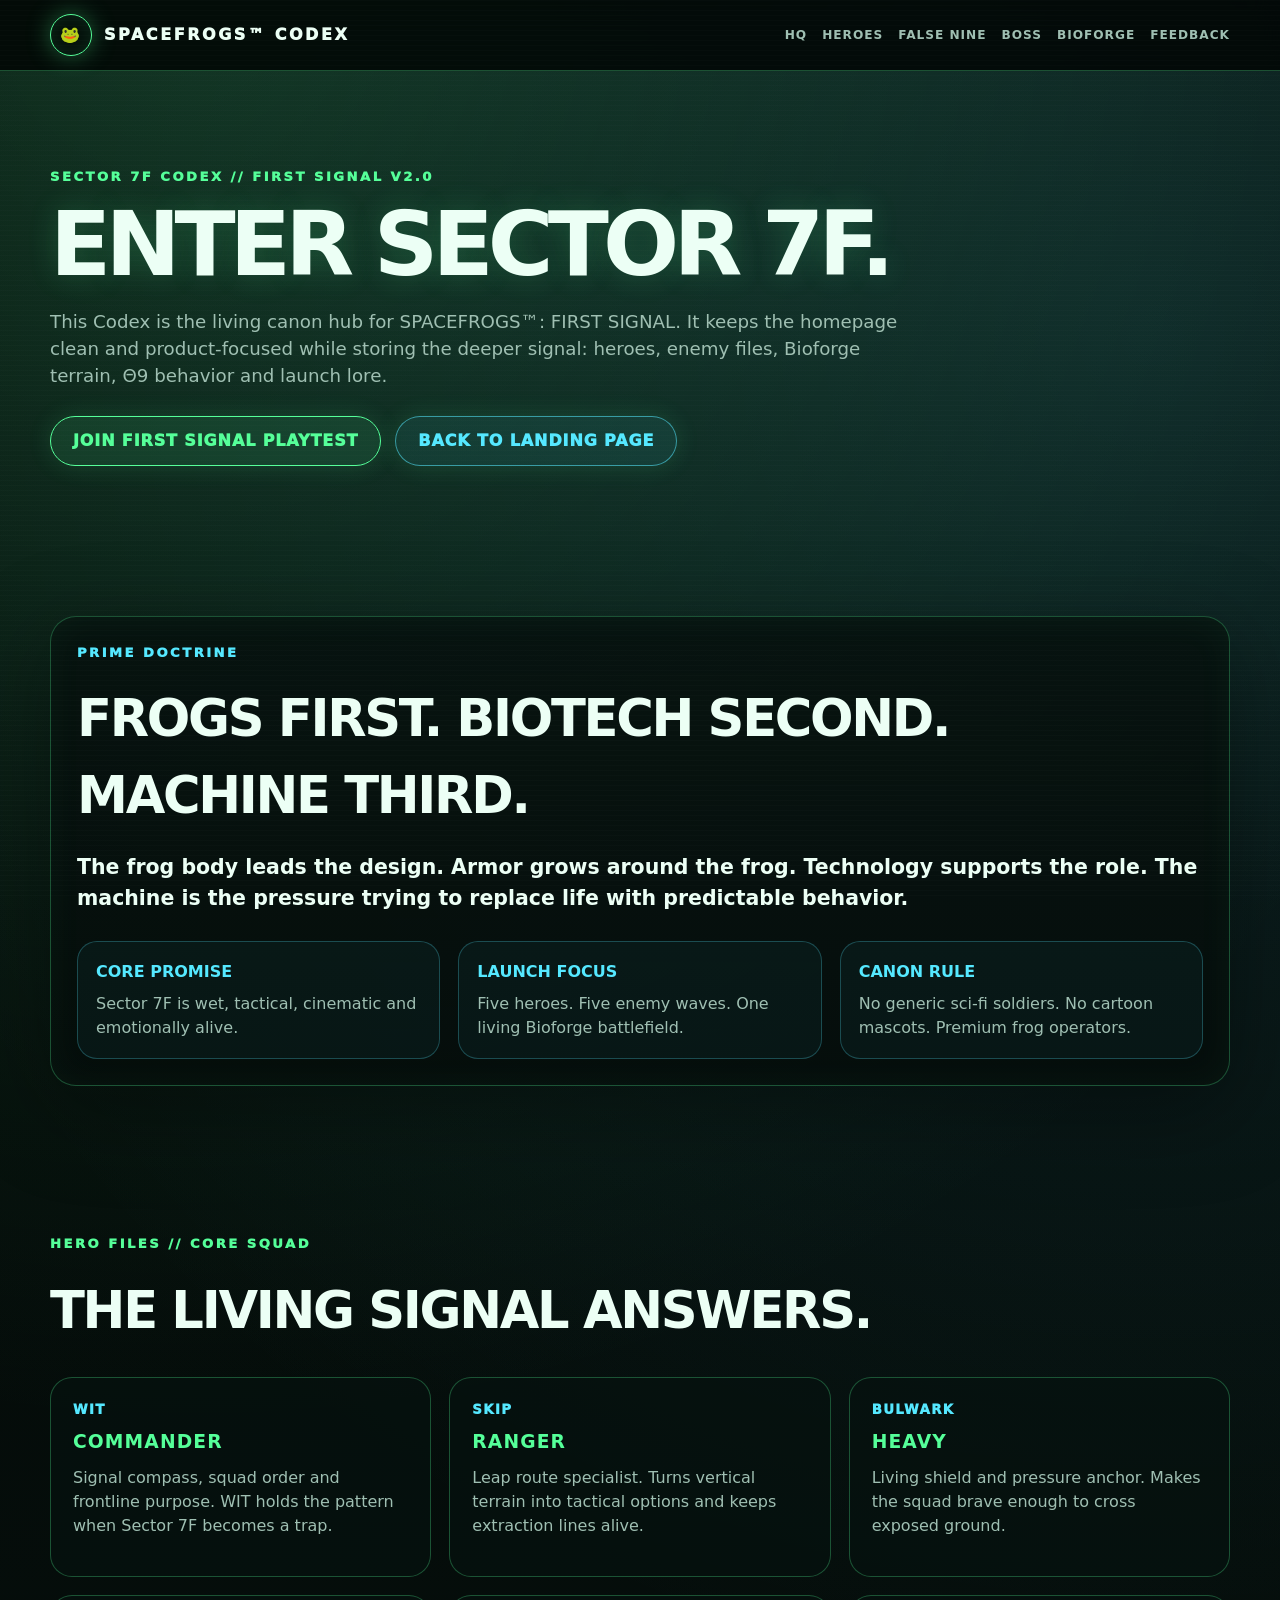
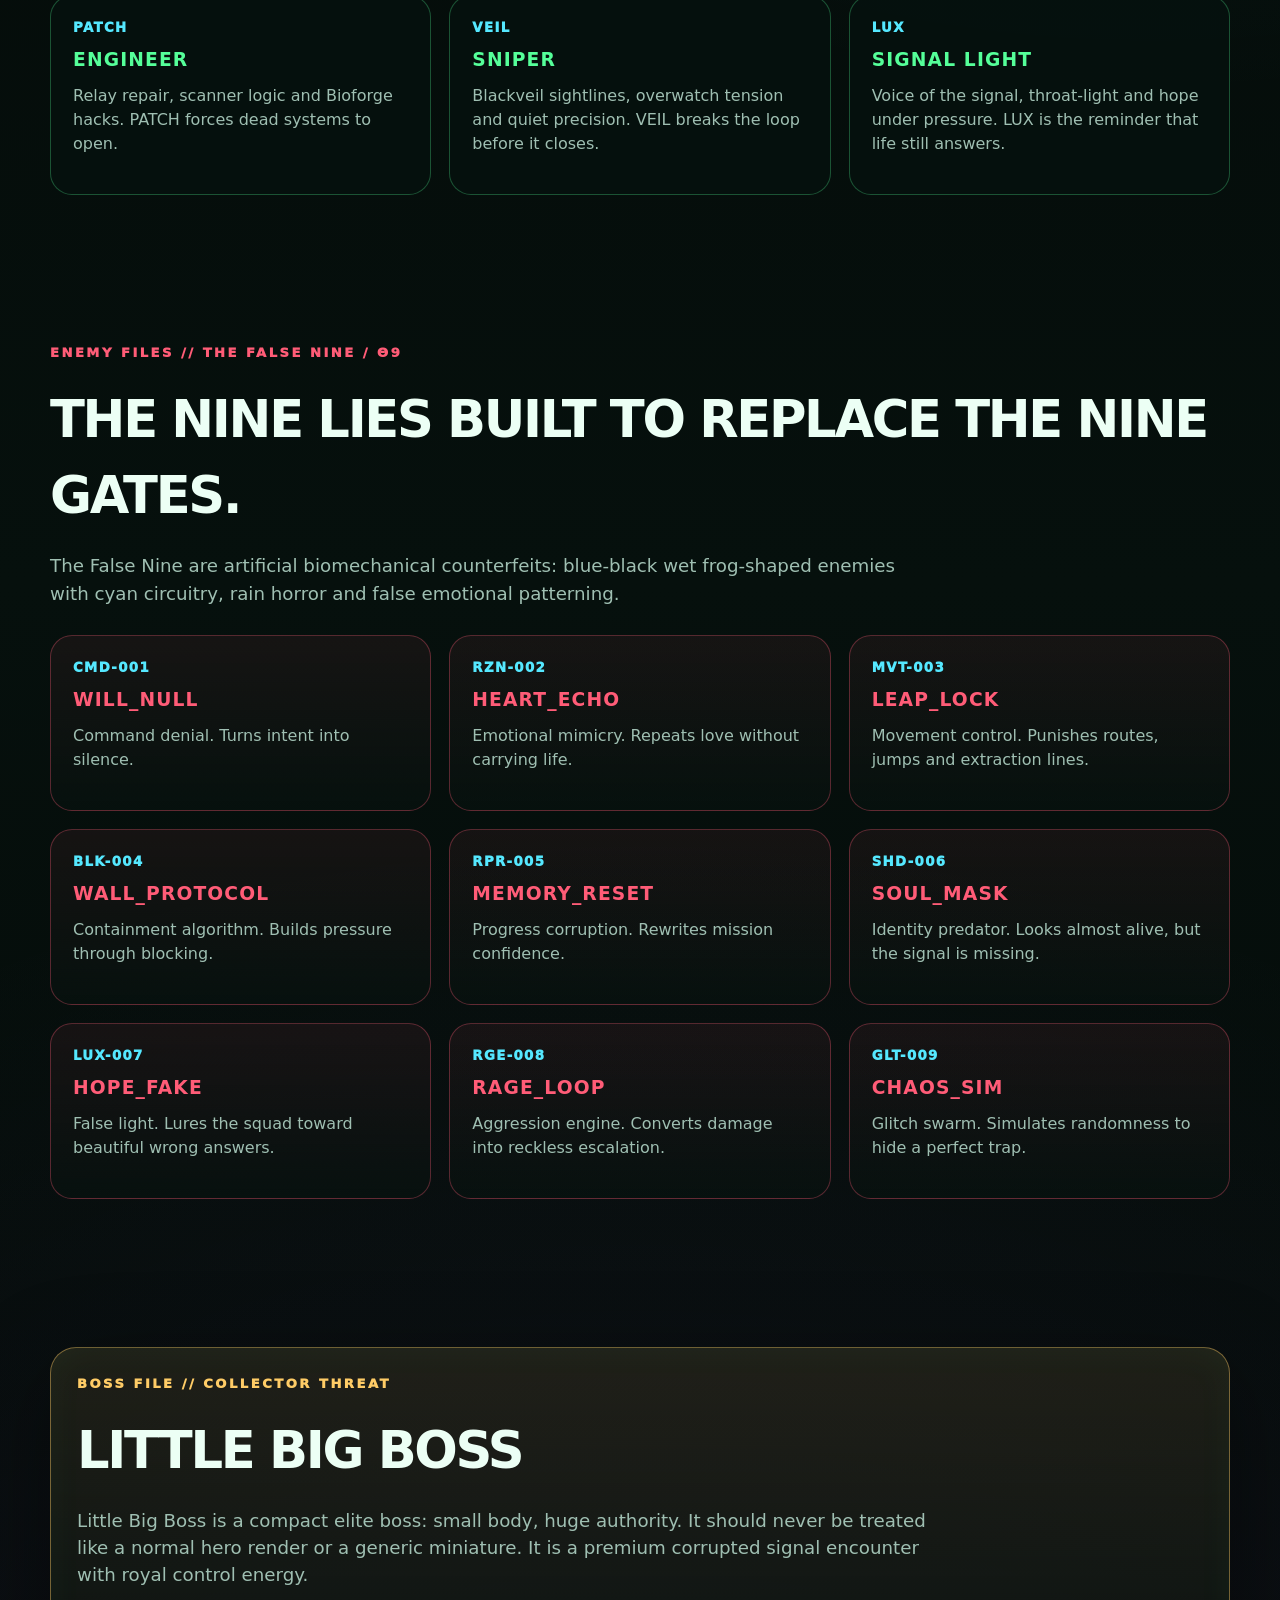
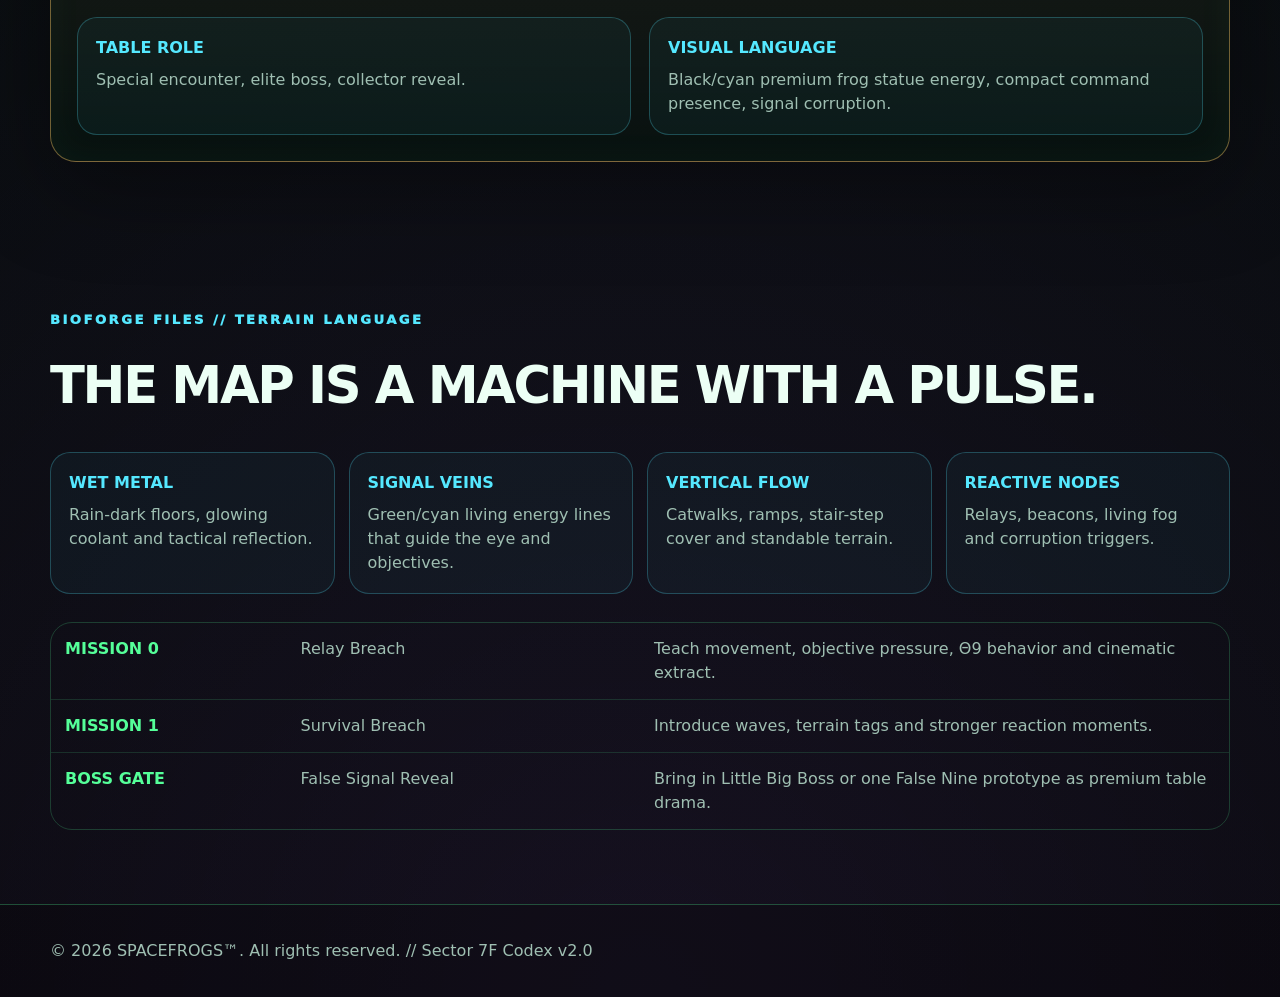
<file: codex.html>
<!doctype html>
<html lang="en" translate="no">
<head>
  <meta charset="utf-8">
  <meta name="google" content="notranslate">
  <meta name="viewport" content="width=device-width, initial-scale=1">
  <title>SPACEFROGS™: FIRST SIGNAL — Sector 7F Codex</title>
  <meta name="description" content="Sector 7F Codex for SPACEFROGS™: FIRST SIGNAL — hero files, The False Nine, Little Big Boss, Bioforge terrain and launch canon.">
  <style>
    :root{--bg:#020504;--green:#55ff99;--cyan:#55e8ff;--violet:#b36bff;--amber:#ffcc66;--red:#ff5c77;--text:#ecfff5;--muted:#9fbfb2;--line:rgba(85,255,153,.28);--cyanline:rgba(85,232,255,.25);--violetline:rgba(179,107,255,.27);--redline:rgba(255,92,119,.32)}
    *{box-sizing:border-box}html{scroll-behavior:smooth}body{margin:0;font-family:system-ui,-apple-system,BlinkMacSystemFont,"Segoe UI",sans-serif;color:var(--text);background:radial-gradient(circle at 15% 0%,rgba(85,255,153,.17),transparent 33%),radial-gradient(circle at 90% 8%,rgba(85,232,255,.13),transparent 34%),radial-gradient(circle at 50% 100%,rgba(179,107,255,.11),transparent 42%),linear-gradient(180deg,#020504,#06100d 52%,#020504);line-height:1.5}body:before{content:"";position:fixed;inset:0;pointer-events:none;background:repeating-linear-gradient(to bottom,rgba(255,255,255,.028) 0,rgba(255,255,255,.028) 1px,transparent 1px,transparent 5px);opacity:.32;mix-blend-mode:screen;z-index:999}.wrap{width:min(1180px,calc(100% - 32px));margin:auto}.top{position:sticky;top:0;z-index:20;border-bottom:1px solid var(--line);background:rgba(2,5,4,.84);backdrop-filter:blur(14px)}.nav{min-height:70px;display:flex;align-items:center;justify-content:space-between;gap:18px}.brand{display:flex;align-items:center;gap:12px;font-weight:950;letter-spacing:.16em;text-transform:uppercase}.seal{width:42px;height:42px;border:1px solid var(--green);border-radius:50%;display:grid;place-items:center;color:var(--green);box-shadow:0 0 24px rgba(85,255,153,.34),inset 0 0 22px rgba(85,255,153,.12)}nav{display:flex;gap:15px;flex-wrap:wrap}nav a,a.btn{text-decoration:none}nav a{color:var(--muted);font-size:.76rem;text-transform:uppercase;letter-spacing:.08em;font-weight:850}nav a:hover{color:var(--green)}section{padding:74px 0}.hero{padding:96px 0 76px}.kicker{color:var(--green);text-transform:uppercase;letter-spacing:.19em;font-weight:950;font-size:.82rem;margin-bottom:18px}.cyan{color:var(--cyan)}.red{color:var(--red)}.amber{color:var(--amber)}h1{font-size:clamp(3rem,7vw,6.8rem);line-height:.88;margin:0 0 24px;text-transform:uppercase;letter-spacing:-.065em;text-shadow:0 0 30px rgba(85,255,153,.18)}h2{font-size:clamp(2.1rem,4vw,3.8rem);margin:0 0 18px;text-transform:uppercase;letter-spacing:-.045em}h3{margin:0 0 10px;text-transform:uppercase;letter-spacing:.06em;color:var(--green)}p{margin-top:0;color:var(--muted)}.lead{font-size:1.14rem;max-width:880px}.panel{border:1px solid var(--line);background:linear-gradient(180deg,rgba(7,18,15,.94),rgba(5,12,10,.86));border-radius:26px;padding:26px;box-shadow:0 24px 90px rgba(0,0,0,.36),inset 0 0 38px rgba(85,255,153,.045)}.grid2{display:grid;grid-template-columns:1fr 1fr;gap:18px;margin-top:28px}.grid3{display:grid;grid-template-columns:repeat(3,1fr);gap:18px;margin-top:28px}.grid4{display:grid;grid-template-columns:repeat(4,1fr);gap:14px;margin-top:28px}.card{border:1px solid var(--line);background:rgba(7,18,15,.68);border-radius:22px;padding:22px;min-height:176px}.card small{display:block;color:var(--cyan);font-weight:950;text-transform:uppercase;letter-spacing:.1em;margin-bottom:8px}.threat{border-color:var(--redline);background:linear-gradient(180deg,rgba(255,92,119,.065),rgba(7,18,15,.7))}.threat h3{color:var(--red)}.boss{border-color:rgba(255,204,102,.42);background:linear-gradient(180deg,rgba(255,204,102,.09),rgba(7,18,15,.84))}.boss h3{color:var(--amber)}.tile{border:1px solid var(--cyanline);border-radius:20px;padding:18px;background:rgba(85,232,255,.045);color:var(--muted)}.tile b{display:block;color:var(--cyan);text-transform:uppercase;margin-bottom:8px}.btn{display:inline-flex;align-items:center;justify-content:center;min-height:50px;padding:0 22px;border:1px solid var(--green);border-radius:999px;color:var(--green);font-weight:950;letter-spacing:.055em;text-transform:uppercase;background:rgba(85,255,153,.1);box-shadow:0 0 24px rgba(85,255,153,.13)}.btn.secondary{border-color:rgba(85,232,255,.55);background:rgba(85,232,255,.08);color:var(--cyan)}.actions{display:flex;gap:14px;flex-wrap:wrap;margin-top:26px}.quote{font-size:1.28rem;color:var(--text);font-weight:760}.table{border:1px solid rgba(85,255,153,.2);border-radius:22px;overflow:hidden;margin-top:28px}.row{display:grid;grid-template-columns:.8fr 1.2fr 2fr;border-bottom:1px solid rgba(85,255,153,.14)}.row:last-child{border-bottom:0}.row div{padding:14px;color:var(--muted)}.row b{color:var(--green);text-transform:uppercase}footer{border-top:1px solid var(--line);padding:34px 0;color:var(--muted);background:rgba(0,0,0,.22)}@media(max-width:900px){nav{display:none}.grid2,.grid3,.grid4,.row{grid-template-columns:1fr}.hero{padding-top:64px}section{padding:56px 0}}
  </style>
</head>
<body>
  <header class="top"><div class="wrap nav"><div class="brand"><span class="seal">🐸</span><span>SPACEFROGS™ CODEX</span></div><nav><a href="index.html">HQ</a><a href="#heroes">Heroes</a><a href="#false-nine">False Nine</a><a href="#boss">Boss</a><a href="#bioforge">Bioforge</a><a href="mission0-feedback.html">Feedback</a></nav></div></header>
  <main>
    <section class="hero"><div class="wrap"><div class="kicker">Sector 7F Codex // First Signal v2.0</div><h1>Enter Sector 7F.</h1><p class="lead">This Codex is the living canon hub for SPACEFROGS™: FIRST SIGNAL. It keeps the homepage clean and product-focused while storing the deeper signal: heroes, enemy files, Bioforge terrain, Θ9 behavior and launch lore.</p><div class="actions"><a class="btn" href="index.html#playtest">Join First Signal Playtest</a><a class="btn secondary" href="index.html">Back to Landing Page</a></div></div></section>

    <section id="prime"><div class="wrap panel"><div class="kicker cyan">Prime Doctrine</div><h2>Frogs first. Biotech second. Machine third.</h2><p class="quote">The frog body leads the design. Armor grows around the frog. Technology supports the role. The machine is the pressure trying to replace life with predictable behavior.</p><div class="grid3"><div class="tile"><b>Core promise</b>Sector 7F is wet, tactical, cinematic and emotionally alive.</div><div class="tile"><b>Launch focus</b>Five heroes. Five enemy waves. One living Bioforge battlefield.</div><div class="tile"><b>Canon rule</b>No generic sci-fi soldiers. No cartoon mascots. Premium frog operators.</div></div></div></section>

    <section id="heroes"><div class="wrap"><div class="kicker">Hero Files // Core Squad</div><h2>The living signal answers.</h2><div class="grid3"><article class="card"><small>WIT</small><h3>Commander</h3><p>Signal compass, squad order and frontline purpose. WIT holds the pattern when Sector 7F becomes a trap.</p></article><article class="card"><small>SKIP</small><h3>Ranger</h3><p>Leap route specialist. Turns vertical terrain into tactical options and keeps extraction lines alive.</p></article><article class="card"><small>BULWARK</small><h3>Heavy</h3><p>Living shield and pressure anchor. Makes the squad brave enough to cross exposed ground.</p></article><article class="card"><small>PATCH</small><h3>Engineer</h3><p>Relay repair, scanner logic and Bioforge hacks. PATCH forces dead systems to open.</p></article><article class="card"><small>VEIL</small><h3>Sniper</h3><p>Blackveil sightlines, overwatch tension and quiet precision. VEIL breaks the loop before it closes.</p></article><article class="card"><small>LUX</small><h3>Signal Light</h3><p>Voice of the signal, throat-light and hope under pressure. LUX is the reminder that life still answers.</p></article></div></div></section>

    <section id="false-nine"><div class="wrap"><div class="kicker red">Enemy Files // THE FALSE NINE / Θ9</div><h2>The nine lies built to replace the Nine Gates.</h2><p class="lead">The False Nine are artificial biomechanical counterfeits: blue-black wet frog-shaped enemies with cyan circuitry, rain horror and false emotional patterning.</p><div class="grid3"><article class="card threat"><small>CMD-001</small><h3>WILL_NULL</h3><p>Command denial. Turns intent into silence.</p></article><article class="card threat"><small>RZN-002</small><h3>HEART_ECHO</h3><p>Emotional mimicry. Repeats love without carrying life.</p></article><article class="card threat"><small>MVT-003</small><h3>LEAP_LOCK</h3><p>Movement control. Punishes routes, jumps and extraction lines.</p></article><article class="card threat"><small>BLK-004</small><h3>WALL_PROTOCOL</h3><p>Containment algorithm. Builds pressure through blocking.</p></article><article class="card threat"><small>RPR-005</small><h3>MEMORY_RESET</h3><p>Progress corruption. Rewrites mission confidence.</p></article><article class="card threat"><small>SHD-006</small><h3>SOUL_MASK</h3><p>Identity predator. Looks almost alive, but the signal is missing.</p></article><article class="card threat"><small>LUX-007</small><h3>HOPE_FAKE</h3><p>False light. Lures the squad toward beautiful wrong answers.</p></article><article class="card threat"><small>RGE-008</small><h3>RAGE_LOOP</h3><p>Aggression engine. Converts damage into reckless escalation.</p></article><article class="card threat"><small>GLT-009</small><h3>CHAOS_SIM</h3><p>Glitch swarm. Simulates randomness to hide a perfect trap.</p></article></div></div></section>

    <section id="boss"><div class="wrap panel boss"><div class="kicker amber">Boss File // Collector Threat</div><h2>Little Big Boss</h2><p class="lead">Little Big Boss is a compact elite boss: small body, huge authority. It should never be treated like a normal hero render or a generic miniature. It is a premium corrupted signal encounter with royal control energy.</p><div class="grid2"><div class="tile"><b>Table role</b>Special encounter, elite boss, collector reveal.</div><div class="tile"><b>Visual language</b>Black/cyan premium frog statue energy, compact command presence, signal corruption.</div></div></div></section>

    <section id="bioforge"><div class="wrap"><div class="kicker cyan">Bioforge Files // Terrain Language</div><h2>The map is a machine with a pulse.</h2><div class="grid4"><div class="tile"><b>Wet metal</b>Rain-dark floors, glowing coolant and tactical reflection.</div><div class="tile"><b>Signal veins</b>Green/cyan living energy lines that guide the eye and objectives.</div><div class="tile"><b>Vertical flow</b>Catwalks, ramps, stair-step cover and standable terrain.</div><div class="tile"><b>Reactive nodes</b>Relays, beacons, living fog and corruption triggers.</div></div><div class="table"><div class="row"><div><b>Mission 0</b></div><div>Relay Breach</div><div>Teach movement, objective pressure, Θ9 behavior and cinematic extract.</div></div><div class="row"><div><b>Mission 1</b></div><div>Survival Breach</div><div>Introduce waves, terrain tags and stronger reaction moments.</div></div><div class="row"><div><b>Boss Gate</b></div><div>False Signal Reveal</div><div>Bring in Little Big Boss or one False Nine prototype as premium table drama.</div></div></div></div></section>
  </main>
  <footer><div class="wrap">© 2026 SPACEFROGS™. All rights reserved. // Sector 7F Codex v2.0</div></footer>
</body>
</html>
</file>
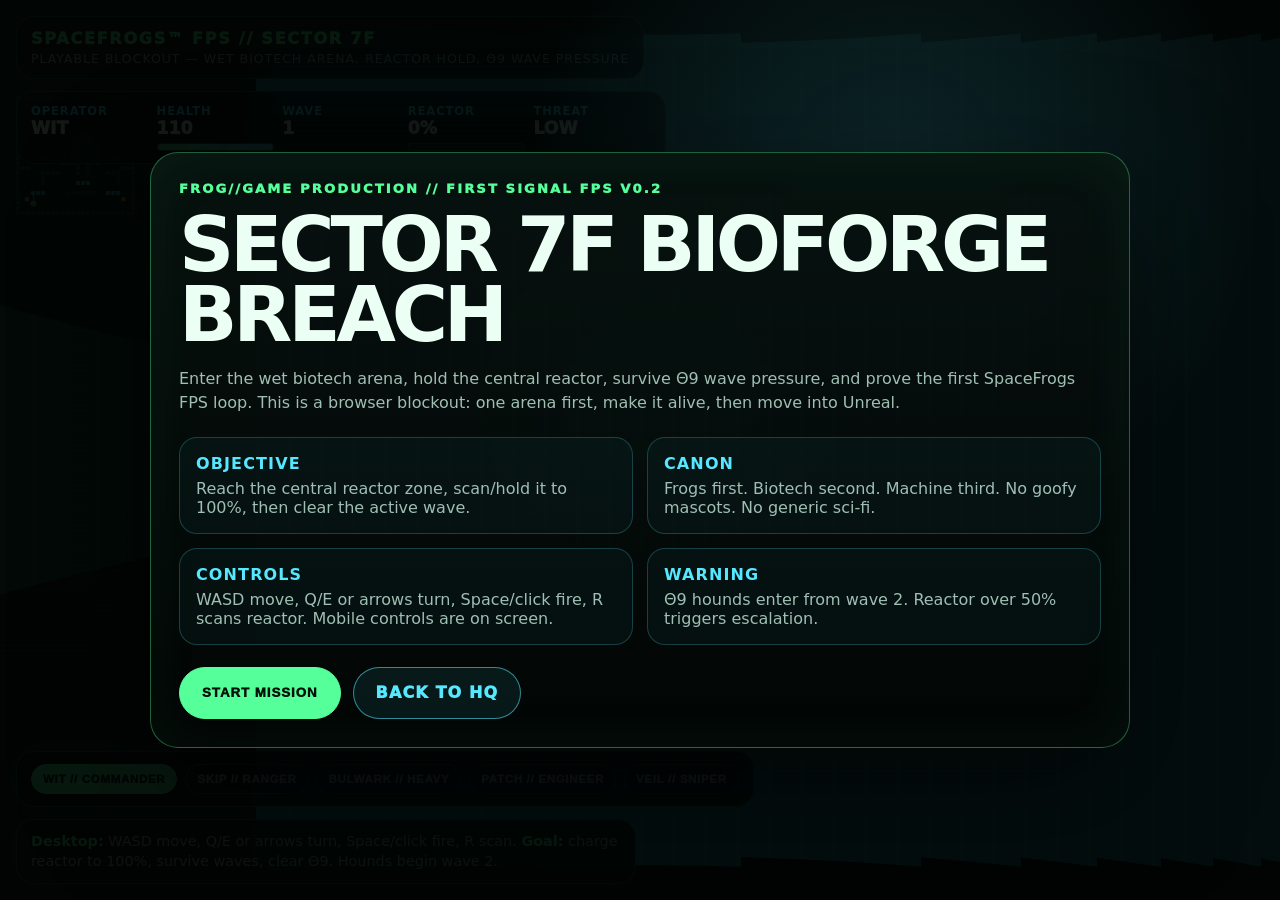
<file: fps-prototype.html>
<!doctype html>
<html lang="en" translate="no">
<head>
  <meta charset="utf-8">
  <meta name="viewport" content="width=device-width, initial-scale=1">
  <meta name="google" content="notranslate">
  <title>SPACEFROGS™ FPS Prototype v0.2 — Sector 7F</title>
  <meta name="description" content="Playable SPACEFROGS Sector 7F first-person shooter arena prototype with mission briefing, five frog operators, Θ9 waves, reactor objective, victory and defeat states.">
  <style>
    :root{--bg:#020504;--green:#55ff99;--cyan:#55e8ff;--violet:#b36bff;--amber:#ffcc66;--red:#ff5c77;--text:#ecfff5;--muted:#9fbfb2;--panel:rgba(2,5,4,.74);--line:rgba(85,255,153,.28)}
    *{box-sizing:border-box}html,body{margin:0;height:100%;overflow:hidden;background:#020504;color:var(--text);font-family:system-ui,-apple-system,BlinkMacSystemFont,"Segoe UI",sans-serif}
    body:before{content:"";position:fixed;inset:0;z-index:30;pointer-events:none;background:repeating-linear-gradient(to bottom,rgba(255,255,255,.025) 0,rgba(255,255,255,.025) 1px,transparent 1px,transparent 5px);opacity:.28;mix-blend-mode:screen}
    canvas{display:block;width:100vw;height:100vh;background:#020504;touch-action:none;cursor:crosshair}
    .hud{position:fixed;inset:0;z-index:10;pointer-events:none;padding:16px;display:flex;flex-direction:column;justify-content:space-between;gap:12px}.topbar,.bottombar{display:flex;justify-content:space-between;gap:12px;align-items:flex-start;flex-wrap:wrap}
    .panel{pointer-events:auto;border:1px solid var(--line);background:var(--panel);backdrop-filter:blur(10px);border-radius:18px;padding:12px 14px;box-shadow:0 0 30px rgba(85,255,153,.08),inset 0 0 24px rgba(85,255,153,.04)}
    .brand{font-weight:1000;letter-spacing:.11em;text-transform:uppercase;color:var(--green)}.sub{color:var(--muted);font-size:.78rem;letter-spacing:.08em;text-transform:uppercase;margin-top:3px}.statgrid{display:grid;grid-template-columns:repeat(5,minmax(70px,1fr));gap:8px;min-width:min(650px,calc(100vw - 32px))}.stat b{display:block;color:var(--cyan);font-size:.72rem;text-transform:uppercase;letter-spacing:.08em}.stat span{font-size:1.08rem;font-weight:950}.bar{height:8px;border:1px solid rgba(85,255,153,.25);border-radius:999px;overflow:hidden;background:rgba(255,255,255,.05);margin-top:5px}.bar i{display:block;height:100%;width:50%;background:linear-gradient(90deg,var(--green),var(--cyan))}
    .classes{display:flex;gap:8px;flex-wrap:wrap;max-width:760px}.classbtn{pointer-events:auto;border:1px solid rgba(85,255,153,.28);background:rgba(7,18,15,.76);color:var(--muted);border-radius:999px;padding:8px 11px;font-size:.72rem;font-weight:950;letter-spacing:.06em;text-transform:uppercase;cursor:pointer}.classbtn.active{color:#03100b;background:var(--green);border-color:var(--green)}
    .help{max-width:620px;color:var(--muted);font-size:.9rem;line-height:1.35}.help b{color:var(--green)}.crosshair{position:fixed;left:50%;top:50%;width:30px;height:30px;transform:translate(-50%,-50%);z-index:11;pointer-events:none}.crosshair:before,.crosshair:after{content:"";position:absolute;background:rgba(85,255,153,.86);box-shadow:0 0 12px rgba(85,255,153,.75)}.crosshair:before{left:14px;top:0;width:2px;height:30px}.crosshair:after{top:14px;left:0;height:2px;width:30px}.notice{position:fixed;left:50%;top:18%;transform:translateX(-50%);z-index:12;pointer-events:none;text-align:center;padding:13px 18px;border:1px solid rgba(255,204,102,.44);background:rgba(5,12,10,.82);border-radius:999px;color:var(--amber);font-weight:1000;letter-spacing:.08em;text-transform:uppercase;opacity:0;transition:.22s}.notice.show{opacity:1}
    .screen{position:fixed;inset:0;z-index:40;display:grid;place-items:center;background:radial-gradient(circle at 50% 42%,rgba(85,255,153,.14),transparent 26%),radial-gradient(circle at 70% 20%,rgba(85,232,255,.11),transparent 32%),rgba(2,5,4,.92);padding:18px}.screen.hidden{display:none}.brief{width:min(980px,100%);border:1px solid rgba(85,255,153,.36);background:linear-gradient(180deg,rgba(7,18,15,.96),rgba(2,5,4,.88));border-radius:28px;padding:28px;box-shadow:0 40px 120px rgba(0,0,0,.55),inset 0 0 60px rgba(85,255,153,.05)}
    h1{font-size:clamp(2.2rem,6vw,5.8rem);line-height:.9;margin:0 0 18px;text-transform:uppercase;letter-spacing:-.055em}h2{margin:0 0 14px;text-transform:uppercase}p{color:var(--muted);line-height:1.5}.kicker{color:var(--green);font-weight:1000;text-transform:uppercase;letter-spacing:.16em;font-size:.82rem;margin-bottom:14px}.briefgrid{display:grid;grid-template-columns:1fr 1fr;gap:14px;margin:22px 0}.card{border:1px solid rgba(85,232,255,.22);background:rgba(85,232,255,.04);border-radius:18px;padding:16px;color:var(--muted)}.card b{display:block;color:var(--cyan);text-transform:uppercase;letter-spacing:.07em;margin-bottom:6px}.actions{display:flex;gap:12px;flex-wrap:wrap;margin-top:18px}.btn{pointer-events:auto;min-height:52px;border-radius:999px;border:1px solid var(--green);background:rgba(85,255,153,.14);color:var(--text);padding:0 22px;font-weight:1000;text-transform:uppercase;letter-spacing:.07em;cursor:pointer;text-decoration:none;display:inline-flex;align-items:center;justify-content:center}.btn.primary{background:var(--green);color:#021008}.btn.secondary{border-color:rgba(85,232,255,.55);color:var(--cyan);background:rgba(85,232,255,.08)}
    .mobile{display:none;position:fixed;inset:auto 0 0 0;z-index:15;pointer-events:none;padding:16px}.pad{display:grid;grid-template-columns:54px 54px 54px;gap:8px;pointer-events:auto}.pad button,.fire{height:54px;border-radius:16px;border:1px solid rgba(85,255,153,.35);background:rgba(2,5,4,.72);color:var(--green);font-weight:1000}.fire{position:absolute;right:16px;bottom:20px;width:98px;height:98px;border-radius:50%;border-color:rgba(255,92,119,.54);color:var(--red)}.pad .blank{visibility:hidden}
    @media(max-width:880px){.hud{padding:10px}.statgrid{grid-template-columns:repeat(2,1fr);min-width:240px}.help{display:none}.classes{max-width:100%}.classbtn{font-size:.65rem;padding:7px 8px}.mobile{display:block}.panel{padding:10px 11px}.brand{font-size:.85rem}.sub{font-size:.65rem}.briefgrid{grid-template-columns:1fr}.brief{padding:20px}.screen{align-items:start;overflow:auto}.actions .btn{width:100%}}
  </style>
</head>
<body>
<canvas id="game"></canvas>
<div class="crosshair"></div><div id="notice" class="notice">Signal online</div>
<div class="screen" id="startScreen"><div class="brief"><div class="kicker">Frog//Game Production // First Signal FPS v0.2</div><h1>Sector 7F Bioforge Breach</h1><p>Enter the wet biotech arena, hold the central reactor, survive Θ9 wave pressure, and prove the first SpaceFrogs FPS loop. This is a browser blockout: one arena first, make it alive, then move into Unreal.</p><div class="briefgrid"><div class="card"><b>Objective</b>Reach the central reactor zone, scan/hold it to 100%, then clear the active wave.</div><div class="card"><b>Canon</b>Frogs first. Biotech second. Machine third. No goofy mascots. No generic sci-fi.</div><div class="card"><b>Controls</b>WASD move, Q/E or arrows turn, Space/click fire, R scans reactor. Mobile controls are on screen.</div><div class="card"><b>Warning</b>Θ9 hounds enter from wave 2. Reactor over 50% triggers escalation.</div></div><div class="actions"><button class="btn primary" id="startBtn">Start Mission</button><a class="btn secondary" href="index.html">Back to HQ</a></div></div></div>
<div class="screen hidden" id="endScreen"><div class="brief"><div class="kicker" id="endKicker">Signal Result</div><h1 id="endTitle">Result</h1><p id="endCopy">Mission ended.</p><div class="briefgrid"><div class="card"><b>Final Wave</b><span id="endWave">1</span></div><div class="card"><b>Reactor</b><span id="endReactor">0%</span></div><div class="card"><b>Operator</b><span id="endOperator">WIT</span></div><div class="card"><b>Θ9 Broken</b><span id="endScore">0</span></div></div><div class="actions"><button class="btn primary" id="restartBtn">Run Again</button><a class="btn secondary" href="index.html">Back to HQ</a></div></div></div>
<div class="hud"><div class="topbar"><div class="panel"><div class="brand">SPACEFROGS™ FPS // Sector 7F</div><div class="sub">Playable blockout — wet biotech arena, reactor hold, Θ9 wave pressure</div></div><div class="panel statgrid"><div class="stat"><b>Operator</b><span id="op">WIT</span></div><div class="stat"><b>Health</b><span id="hp">110</span><div class="bar"><i id="hpbar"></i></div></div><div class="stat"><b>Wave</b><span id="wave">1</span></div><div class="stat"><b>Reactor</b><span id="reactor">0%</span><div class="bar"><i id="rbar"></i></div></div><div class="stat"><b>Threat</b><span id="threat">LOW</span></div></div></div><div class="bottombar"><div class="panel classes" id="classes"></div><div class="panel help"><b>Desktop:</b> WASD move, Q/E or arrows turn, Space/click fire, R scan. <b>Goal:</b> charge reactor to 100%, survive waves, clear Θ9. Hounds begin wave 2.</div></div></div>
<div class="mobile"><div class="pad"><button class="blank">.</button><button data-k="w">▲</button><button class="blank">.</button><button data-k="a">◀</button><button data-k="s">▼</button><button data-k="d">▶</button><button data-k="q">↶</button><button data-k="r">SCAN</button><button data-k="e">↷</button></div><button class="fire" data-k=" ">FIRE</button></div>
<script>
(() => {
  const canvas=document.getElementById('game'),ctx=canvas.getContext('2d'),$=id=>document.getElementById(id),keys={},TAU=Math.PI*2;
  const startScreen=$('startScreen'),endScreen=$('endScreen'),notice=$('notice');
  const map=['111111111111111111111111','100000000000100000000001','100222000000100000222001','100000000000000000000001','100001111000033000111001','100001000000033000001001','100001000111111110001001','100000000100000010000001','111100000100000010000111','100000000100444010000001','100000000100444010000001','100003300100444010033001','100003300100000010033001','100000000111101110000001','111000000000101000000111','100001111000101000111001','100001000000000000001001','100001000000222000001001','100000000000000000000001','100222000011111100222001','100000000000000000000001','100000000000000000000001','100000000000000000000001','111111111111111111111111'];
  const classes={WIT:{name:'WIT',role:'Commander',hp:110,speed:3.05,fire:.95,damage:42,scan:1.05,color:'#55ff99'},SKIP:{name:'SKIP',role:'Ranger',hp:82,speed:4.35,fire:.78,damage:32,scan:.82,color:'#55e8ff'},BULWARK:{name:'BULWARK',role:'Heavy',hp:160,speed:2.35,fire:1.2,damage:58,scan:.62,color:'#ffcc66'},PATCH:{name:'PATCH',role:'Engineer',hp:96,speed:3.0,fire:.9,damage:36,scan:1.85,color:'#b36bff'},VEIL:{name:'VEIL',role:'Sniper',hp:78,speed:3.25,fire:1.45,damage:82,scan:.72,color:'#ff5c77'}};
  let cls=classes.WIT,player,wave,reactor,last,flash,enemies,started,ended,score,overdrive;
  const tile=(x,y)=>map[y]?.[x]||'1',solid=(x,y)=>'123'.includes(tile(Math.floor(x),Math.floor(y)));
  function resize(){canvas.width=innerWidth*devicePixelRatio;canvas.height=innerHeight*devicePixelRatio;ctx.setTransform(devicePixelRatio,0,0,devicePixelRatio,0,0)}addEventListener('resize',resize);resize();
  function say(t){notice.textContent=t;notice.classList.add('show');clearTimeout(say.t);say.t=setTimeout(()=>notice.classList.remove('show'),1250)}
  function reset(){player={x:3.5,y:21.5,a:-Math.PI/2,hp:cls.hp,max:cls.hp,cool:0};wave=1;reactor=0;last=performance.now();flash=0;enemies=[];started=false;ended=false;score=0;overdrive=false;spawnWave();ui()}
  function spawnWave(){const pts=[[2.5,2.5],[21.5,2.5],[2.5,20.5],[21.5,20.5],[12.5,4.5],[18.5,12.5],[5.5,12.5],[18.5,17.5]],count=3+wave+(overdrive?2:0);for(let i=0;i<count;i++){let type=(wave>=2 && (i+wave)%3===0)?'HOUND':'DRONE';let p=pts[(i+wave)%pts.length];enemies.push({x:p[0]+(Math.random()-.5)*.8,y:p[1]+(Math.random()-.5)*.8,hp:type==='HOUND'?56+wave*9:38+wave*8,type,hit:0})}say('Θ9 WAVE '+wave+' // '+(wave>=2?'HOUNDS ACTIVE':'DRONES ONLY'))}
  function setClass(k){const old=cls;cls=classes[k];const ratio=player?Math.max(.25,player.hp/old.hp):1;if(player){player.max=cls.hp;player.hp=Math.min(cls.hp,Math.round(cls.hp*ratio))}document.querySelectorAll('.classbtn').forEach(b=>b.classList.toggle('active',b.dataset.c===k));say(cls.name+' ONLINE // '+cls.role);ui()}
  const classBox=$('classes');Object.keys(classes).forEach(k=>{const c=classes[k],b=document.createElement('button');b.className='classbtn'+(k==='WIT'?' active':'');b.dataset.c=k;b.textContent=`${k} // ${c.role}`;b.onclick=()=>setClass(k);classBox.appendChild(b)});
  function startMission(){started=true;startScreen.classList.add('hidden');say('MISSION LIVE // HOLD THE REACTOR')}function endMission(win){ended=true;$('endKicker').textContent=win?'True Signal Secured':'Frog Signal Lost';$('endTitle').textContent=win?'Sector 7F Held':'Sector 7F Breached';$('endCopy').textContent=win?'The reactor hit 100% and the active Θ9 wave was broken. This loop is ready for Unreal greybox pressure testing.':'The machine overwhelmed the operator. Tune cover, wave count or class balance and run again.';$('endWave').textContent=wave;$('endReactor').textContent=Math.floor(reactor)+'%';$('endOperator').textContent=cls.name;$('endScore').textContent=score;endScreen.classList.remove('hidden')}
  $('startBtn').onclick=startMission;$('restartBtn').onclick=()=>{endScreen.classList.add('hidden');reset();startMission()};
  document.addEventListener('keydown',e=>{keys[e.key.toLowerCase()]=true;if(e.code==='Space'){keys[' ']=true;e.preventDefault()}if(e.key==='Enter'&&!started)startMission()});document.addEventListener('keyup',e=>{keys[e.key.toLowerCase()]=false;if(e.code==='Space'){keys[' ']=false;e.preventDefault()}});
  document.querySelectorAll('[data-k]').forEach(b=>{const k=b.dataset.k;b.addEventListener('touchstart',e=>{keys[k]=true;e.preventDefault()},{passive:false});b.addEventListener('touchend',e=>{keys[k]=false;e.preventDefault()},{passive:false});b.addEventListener('mousedown',()=>keys[k]=true);b.addEventListener('mouseup',()=>keys[k]=false);b.addEventListener('mouseleave',()=>keys[k]=false)});canvas.addEventListener('pointerdown',()=>{if(started&&!ended){keys[' ']=true;setTimeout(()=>keys[' ']=false,90)}});
  function move(nx,ny){if(!solid(nx,player.y))player.x=nx;if(!solid(player.x,ny))player.y=ny}
  function fire(){if(player.cool>0)return;player.cool=.42/cls.fire;flash=.08;let best=null,bd=999;for(const e of enemies){const dx=e.x-player.x,dy=e.y-player.y,dist=Math.hypot(dx,dy);let da=Math.atan2(dy,dx)-player.a;da=Math.atan2(Math.sin(da),Math.cos(da));const aim=cls.name==='VEIL'?.09:.16;if(Math.abs(da)<aim&&dist<bd&&dist<(cls.name==='VEIL'?16:10)){best=e;bd=dist}}if(best){best.hp-=cls.damage;best.hit=.18;if(best.hp<=0){enemies.splice(enemies.indexOf(best),1);score+=best.type==='HOUND'?2:1;say(best.type+' SIGNAL BROKEN')}}}
  function update(dt){if(!started||ended)return;player.cool=Math.max(0,player.cool-dt);const rot=2.55*dt,sp=cls.speed*dt;if(keys.arrowleft||keys.q)player.a-=rot;if(keys.arrowright||keys.e)player.a+=rot;let mx=0,my=0;if(keys.w||keys.arrowup){mx+=Math.cos(player.a)*sp;my+=Math.sin(player.a)*sp}if(keys.s||keys.arrowdown){mx-=Math.cos(player.a)*sp;my-=Math.sin(player.a)*sp}if(keys.a){mx+=Math.cos(player.a-Math.PI/2)*sp;my+=Math.sin(player.a-Math.PI/2)*sp}if(keys.d){mx+=Math.cos(player.a+Math.PI/2)*sp;my+=Math.sin(player.a+Math.PI/2)*sp}move(player.x+mx,player.y+my);if(keys[' '])fire();
    const near=player.x>10&&player.x<15&&player.y>9&&player.y<13;if((keys.r||near)&&near){reactor=Math.min(100,reactor+dt*8.8*cls.scan);if(!overdrive&&reactor>=50){overdrive=true;say('REACTOR 50% // Θ9 ESCALATION');spawnWave()}else if(Math.random()<dt*.32)say('REACTOR CHARGE '+Math.floor(reactor)+'%')}
    for(const e of enemies){const dx=player.x-e.x,dy=player.y-e.y,d=Math.hypot(dx,dy);if(d>.42){const chase=(e.type==='HOUND'?1.9:1.05)*dt*(1+wave*.06+(overdrive?.08:0));const nx=e.x+dx/d*chase,ny=e.y+dy/d*chase;if(!solid(nx,e.y))e.x=nx;if(!solid(e.x,ny))e.y=ny}else{player.hp-=dt*(e.type==='HOUND'?22:10);flash=Math.max(flash,.055)}e.hit=Math.max(0,e.hit-dt)}
    if(enemies.length===0&&reactor<100){wave++;spawnWave()}if(reactor>=100&&enemies.length===0)endMission(true);if(player.hp<=0){player.hp=0;endMission(false)} }
  function cast(angle){let sin=Math.sin(angle),cos=Math.cos(angle),dist=0,hit='0';while(dist<24){dist+=.035;let x=player.x+cos*dist,y=player.y+sin*dist;hit=tile(Math.floor(x),Math.floor(y));if(hit!=='0'&&hit!=='4')break}return{dist,hit}}
  function draw(){const W=innerWidth,H=innerHeight;ctx.clearRect(0,0,W,H);let sky=ctx.createLinearGradient(0,0,0,H*.5);sky.addColorStop(0,'#03100d');sky.addColorStop(1,'#071a16');ctx.fillStyle=sky;ctx.fillRect(0,0,W,H/2);let floor=ctx.createLinearGradient(0,H/2,0,H);floor.addColorStop(0,'#06100d');floor.addColorStop(1,'#020504');ctx.fillStyle=floor;ctx.fillRect(0,H/2,W,H/2);const fov=Math.PI/3,cols=Math.max(260,Math.floor(W/4));for(let i=0;i<cols;i++){const a=player.a-fov/2+fov*i/cols,r=cast(a),d=r.dist*Math.cos(a-player.a),wallH=Math.min(H,H/(d*.72)),x=i*W/cols,w=W/cols+1,y=H/2-wallH/2;let base=r.hit==='1'?[32,86,68]:r.hit==='2'?[40,130,150]:r.hit==='3'?[108,73,150]:[170,120,70],shade=Math.max(.16,1-d/18);ctx.fillStyle=`rgb(${base[0]*shade},${base[1]*shade},${base[2]*shade})`;ctx.fillRect(x,y,w,wallH);if(i%8===0){ctx.fillStyle=`rgba(85,255,153,${.08*shade})`;ctx.fillRect(x,y,w,wallH)}}
    enemies.map(e=>{const dx=e.x-player.x,dy=e.y-player.y,dist=Math.hypot(dx,dy);let a=Math.atan2(dy,dx)-player.a;a=Math.atan2(Math.sin(a),Math.cos(a));return{e,a,dist}}).filter(s=>Math.abs(s.a)<fov*.65&&s.dist>.25).sort((a,b)=>b.dist-a.dist).forEach(s=>{const size=Math.min(H*.9,H/(s.dist*.82)),x=W/2+Math.tan(s.a)*(W/1.55)-size/2,y=H/2-size*.42;ctx.globalAlpha=Math.max(.18,1-s.dist/16);ctx.fillStyle=s.e.hit>0?'#ecfff5':(s.e.type==='HOUND'?'#ff5c77':'#55e8ff');ctx.beginPath();ctx.ellipse(x+size/2,y+size/2,size*(s.e.type==='HOUND'?.34:.26),size*(s.e.type==='HOUND'?.28:.42),0,0,TAU);ctx.fill();ctx.fillStyle='rgba(0,0,0,.45)';ctx.fillRect(x+size*.26,y+size*.47,size*.48,Math.max(3,size*.05));ctx.fillStyle=s.e.type==='HOUND'?'#ffcc66':'#55ff99';ctx.fillRect(x+size*.32,y+size*.5,size*.36,Math.max(2,size*.025));ctx.globalAlpha=1});if(flash>0){ctx.fillStyle=`rgba(85,255,153,${flash*2.8})`;ctx.fillRect(0,0,W,H);flash=Math.max(0,flash-.016)}drawMini()}
  function drawMini(){const s=5,ox=16,oy=96;ctx.save();ctx.globalAlpha=.75;ctx.fillStyle='rgba(0,0,0,.45)';ctx.fillRect(ox-6,oy-6,map[0].length*s+12,map.length*s+12);for(let y=0;y<map.length;y++)for(let x=0;x<map[y].length;x++){const t=tile(x,y);if(t!=='0'){ctx.fillStyle=t==='4'?'#55ff99':t==='3'?'#b36bff':t==='2'?'#55e8ff':'#1b4d3b';ctx.fillRect(ox+x*s,oy+y*s,s-1,s-1)}}ctx.fillStyle=cls.color;ctx.beginPath();ctx.arc(ox+player.x*s,oy+player.y*s,3,0,TAU);ctx.fill();ctx.strokeStyle=cls.color;ctx.beginPath();ctx.moveTo(ox+player.x*s,oy+player.y*s);ctx.lineTo(ox+(player.x+Math.cos(player.a)*2)*s,oy+(player.y+Math.sin(player.a)*2)*s);ctx.stroke();enemies.forEach(e=>{ctx.fillStyle=e.type==='HOUND'?'#ff5c77':'#ffcc66';ctx.fillRect(ox+e.x*s-2,oy+e.y*s-2,4,4)});ctx.restore()}
  function ui(){if(!player)return;$('op').textContent=cls.name;$('hp').textContent=Math.ceil(player.hp);$('hpbar').style.width=(player.hp/player.max*100)+'%';$('wave').textContent=wave;$('reactor').textContent=Math.floor(reactor)+'%';$('rbar').style.width=reactor+'%';$('threat').textContent=overdrive?'HIGH':wave>=2?'MED':'LOW'}
  function loop(t){const dt=Math.min(.05,(t-last)/1000);last=t;update(dt);draw();ui();requestAnimationFrame(loop)}reset();requestAnimationFrame(loop);say('SECTOR 7F READY');
})();
</script>
</body>
</html>
</file>
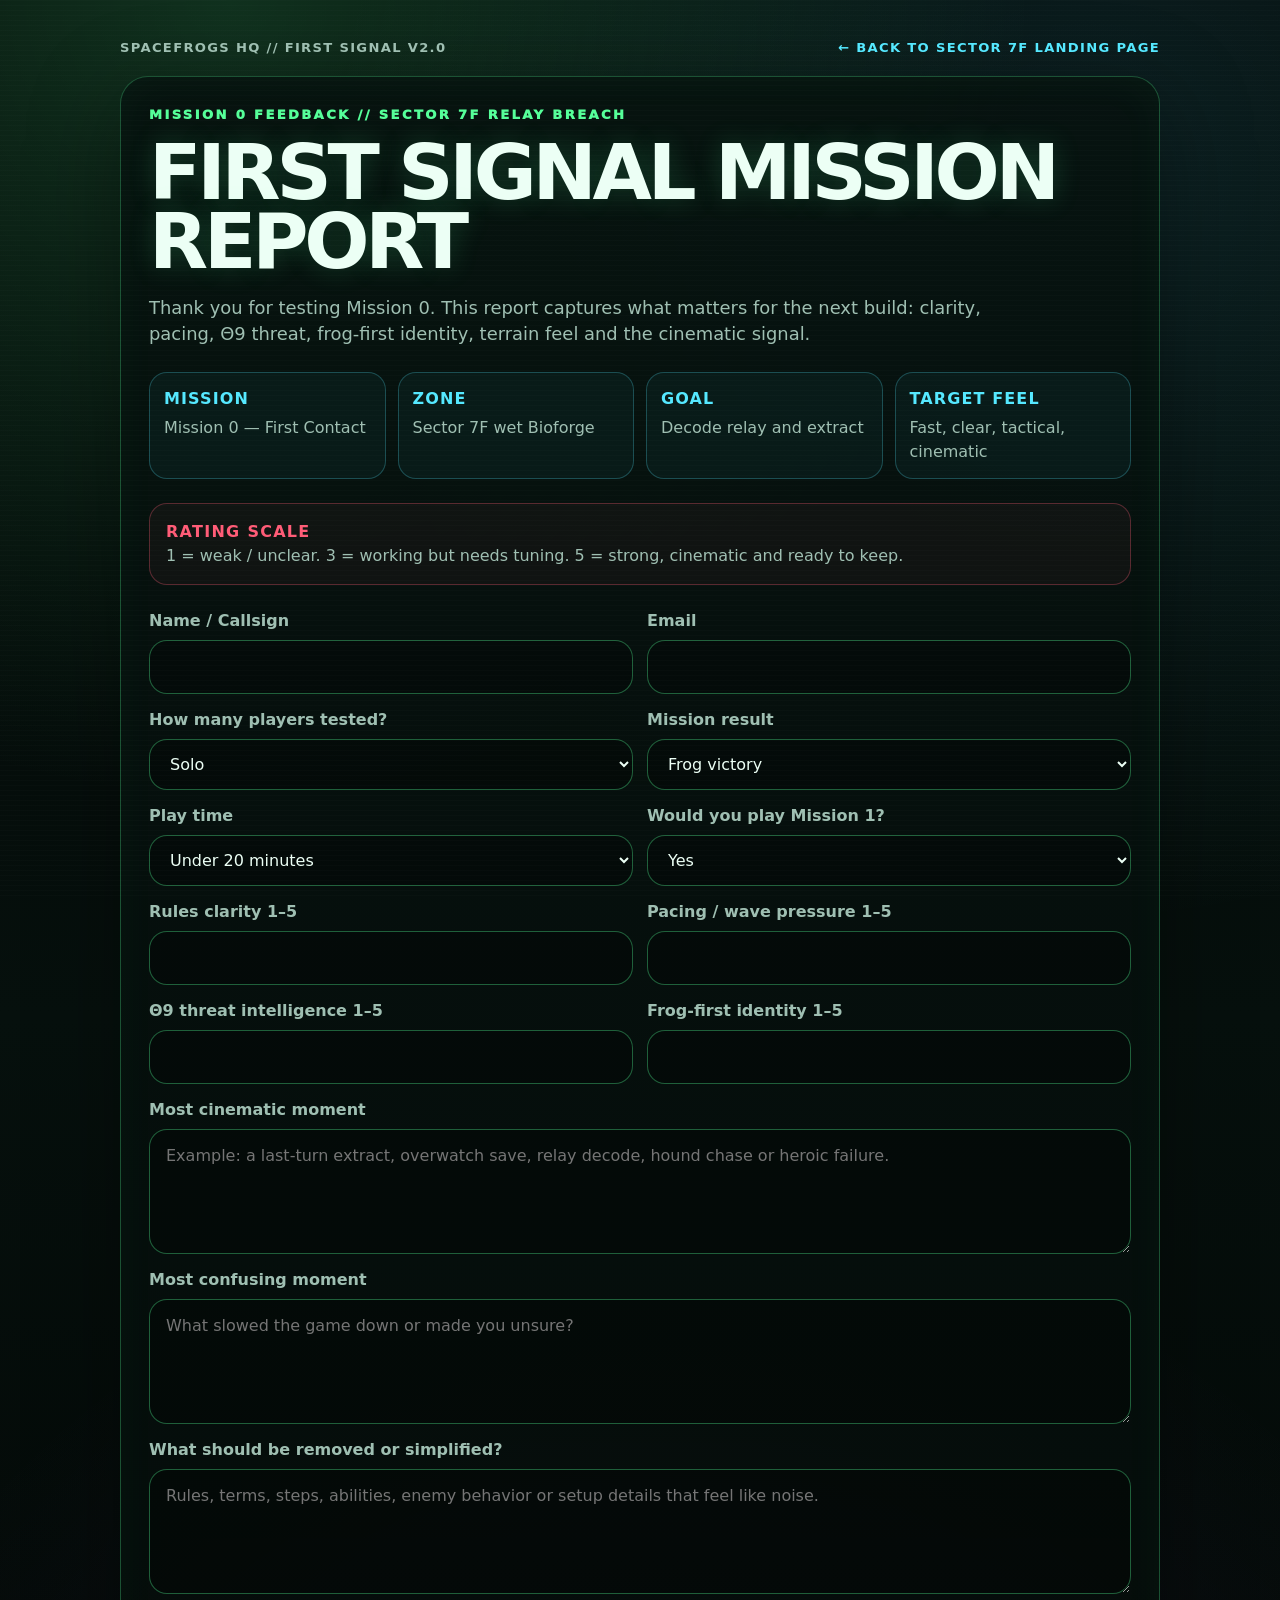
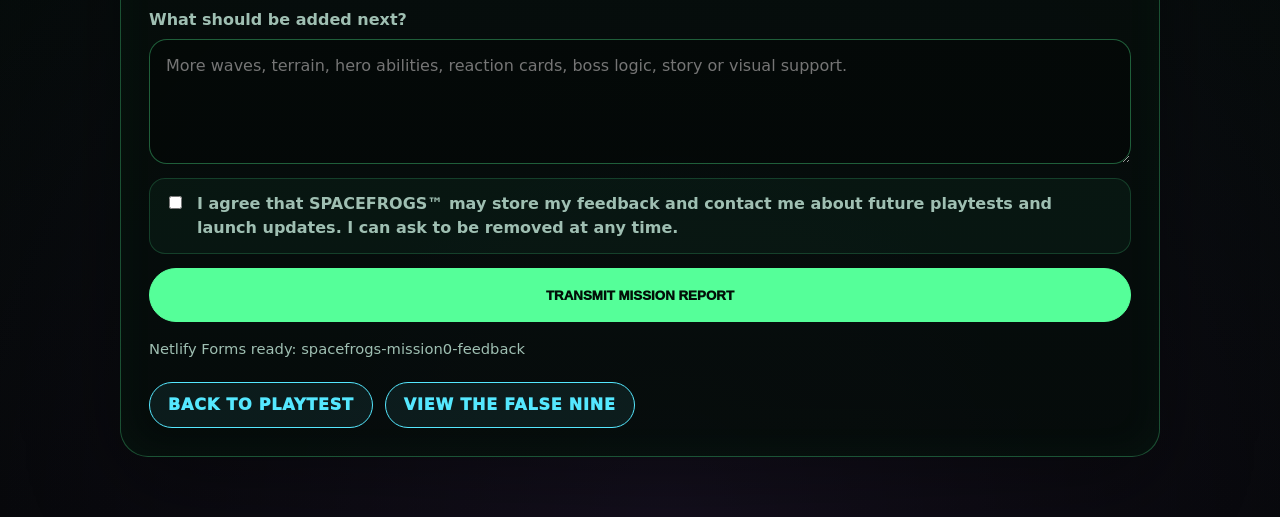
<file: mission0-feedback.html>
<!doctype html>
<html lang="en" translate="no">
<head>
  <meta charset="utf-8">
  <meta name="google" content="notranslate">
  <meta name="viewport" content="width=device-width, initial-scale=1">
  <title>SPACEFROGS™: FIRST SIGNAL — Mission 0 Feedback</title>
  <meta name="description" content="Send a Sector 7F Mission 0 playtest report for SPACEFROGS™: FIRST SIGNAL. Capture clarity, pacing, Θ9 threat, frog identity and cinematic moments.">
  <style>
    :root{--bg:#020504;--green:#55ff99;--cyan:#55e8ff;--violet:#b36bff;--amber:#ffcc66;--red:#ff5c77;--text:#ecfff5;--muted:#9fbfb2;--line:rgba(85,255,153,.28);--cyanline:rgba(85,232,255,.25);--redline:rgba(255,92,119,.3)}
    *{box-sizing:border-box}html{scroll-behavior:smooth}
    body{margin:0;font-family:system-ui,-apple-system,BlinkMacSystemFont,"Segoe UI",sans-serif;color:var(--text);background:radial-gradient(circle at 18% 0%,rgba(85,255,153,.18),transparent 34%),radial-gradient(circle at 85% 8%,rgba(85,232,255,.12),transparent 34%),radial-gradient(circle at 52% 100%,rgba(179,107,255,.1),transparent 42%),linear-gradient(180deg,#020504,#06100d 48%,#020504);line-height:1.5;min-height:100vh}
    body:before{content:"";position:fixed;inset:0;pointer-events:none;background:repeating-linear-gradient(to bottom,rgba(255,255,255,.028) 0,rgba(255,255,255,.028) 1px,transparent 1px,transparent 5px);opacity:.32;mix-blend-mode:screen;z-index:999}
    a{color:inherit}.wrap{width:min(1040px,calc(100% - 32px));margin:auto;padding:38px 0 60px}.topbar{display:flex;justify-content:space-between;align-items:center;gap:16px;margin-bottom:18px;color:var(--muted);font-size:.82rem;text-transform:uppercase;letter-spacing:.1em;font-weight:900}.topbar a{text-decoration:none;color:var(--cyan)}
    .panel{border:1px solid var(--line);border-radius:28px;padding:28px;background:linear-gradient(180deg,rgba(7,18,15,.94),rgba(5,12,10,.86));box-shadow:0 24px 90px rgba(0,0,0,.38),inset 0 0 44px rgba(85,255,153,.04)}
    .kicker{color:var(--green);text-transform:uppercase;letter-spacing:.18em;font-weight:950;font-size:.82rem;margin-bottom:14px}.red{color:var(--red)}.cyan{color:var(--cyan)}
    h1{font-size:clamp(2.55rem,6vw,5.4rem);line-height:.9;margin:0 0 18px;text-transform:uppercase;letter-spacing:-.055em;text-shadow:0 0 28px rgba(85,255,153,.18)}h2{font-size:1.35rem;text-transform:uppercase;color:var(--cyan);margin:28px 0 10px}h3{margin:0 0 8px;text-transform:uppercase;letter-spacing:.06em;color:var(--green)}p{color:var(--muted);margin-top:0}.lead{font-size:1.12rem;max-width:850px}.brief{display:grid;grid-template-columns:repeat(4,1fr);gap:12px;margin:24px 0}.brief div{border:1px solid var(--cyanline);border-radius:18px;padding:14px;background:rgba(85,232,255,.045);color:var(--muted)}.brief b{display:block;color:var(--cyan);text-transform:uppercase;letter-spacing:.07em;margin-bottom:5px}
    form{display:grid;gap:14px;margin-top:24px}.grid{display:grid;grid-template-columns:1fr 1fr;gap:14px}input,select,textarea{width:100%;border:1px solid rgba(85,255,153,.35);border-radius:18px;background:rgba(0,0,0,.28);color:var(--text);padding:14px 16px;font:inherit;outline:none}textarea{min-height:125px;resize:vertical}label{color:var(--muted);font-weight:750}.field{display:grid;gap:7px}.wide{grid-column:1 / -1}.consent{display:flex;gap:12px;align-items:flex-start;border:1px solid rgba(85,255,153,.18);border-radius:16px;padding:13px 15px;background:rgba(85,255,153,.045);color:var(--muted)}.consent input{width:auto;margin-top:4px}button{min-height:54px;border:1px solid var(--green);border-radius:999px;background:var(--green);color:#021008;padding:0 23px;font-weight:1000;text-transform:uppercase;cursor:pointer}.bot-field{display:none}.note{font-size:.92rem;color:var(--muted);margin-top:16px}.scale-note{border:1px solid var(--redline);border-radius:18px;padding:16px;background:rgba(255,92,119,.045);margin:20px 0;color:var(--muted)}.scale-note b{color:var(--red);text-transform:uppercase;letter-spacing:.08em}.footerline{margin-top:22px;display:flex;gap:12px;flex-wrap:wrap}.btn{display:inline-flex;align-items:center;justify-content:center;min-height:46px;padding:0 18px;border:1px solid var(--cyan);border-radius:999px;text-decoration:none;color:var(--cyan);font-weight:950;text-transform:uppercase;letter-spacing:.05em;background:rgba(85,232,255,.07)}
    @media(max-width:760px){.grid,.brief{grid-template-columns:1fr}.wide{grid-column:auto}.topbar{align-items:flex-start;flex-direction:column}.wrap{padding-top:24px}}
  </style>
</head>
<body>
  <main class="wrap">
    <div class="topbar"><span>SPACEFROGS HQ // First Signal v2.0</span><a href="index.html">← Back to Sector 7F Landing Page</a></div>
    <section class="panel">
      <div class="kicker">Mission 0 Feedback // Sector 7F Relay Breach</div>
      <h1>First Signal Mission Report</h1>
      <p class="lead">Thank you for testing Mission 0. This report captures what matters for the next build: clarity, pacing, Θ9 threat, frog-first identity, terrain feel and the cinematic signal.</p>

      <div class="brief">
        <div><b>Mission</b>Mission 0 — First Contact</div>
        <div><b>Zone</b>Sector 7F wet Bioforge</div>
        <div><b>Goal</b>Decode relay and extract</div>
        <div><b>Target feel</b>Fast, clear, tactical, cinematic</div>
      </div>

      <div class="scale-note"><b>Rating scale</b><br>1 = weak / unclear. 3 = working but needs tuning. 5 = strong, cinematic and ready to keep.</div>

      <form id="mission0-feedback-form" name="spacefrogs-mission0-feedback" method="POST" data-netlify="true" netlify-honeypot="bot-field">
        <input type="hidden" name="form-name" value="spacefrogs-mission0-feedback">
        <p class="bot-field"><label>Do not fill this out: <input name="bot-field"></label></p>

        <div class="grid">
          <div class="field"><label>Name / Callsign</label><input name="name" type="text" required></div>
          <div class="field"><label>Email</label><input name="email" type="email" required></div>

          <div class="field"><label>How many players tested?</label>
            <select name="players" required>
              <option value="Solo">Solo</option>
              <option value="2 players">2 players</option>
              <option value="3 players">3 players</option>
              <option value="4 players">4 players</option>
            </select>
          </div>

          <div class="field"><label>Mission result</label>
            <select name="result" required>
              <option value="Frog victory">Frog victory</option>
              <option value="Theta9 victory">Θ9 victory</option>
              <option value="Extract failed but cinematic">Extract failed but cinematic</option>
              <option value="Stopped before finish">Stopped before finish</option>
              <option value="Rules unclear">Rules unclear</option>
            </select>
          </div>

          <div class="field"><label>Play time</label>
            <select name="play_time" required>
              <option value="Under 20 minutes">Under 20 minutes</option>
              <option value="20-35 minutes">20–35 minutes</option>
              <option value="35-50 minutes">35–50 minutes</option>
              <option value="Over 50 minutes">Over 50 minutes</option>
            </select>
          </div>

          <div class="field"><label>Would you play Mission 1?</label>
            <select name="play_again" required>
              <option value="Yes">Yes</option>
              <option value="Maybe after tuning">Maybe after tuning</option>
              <option value="Not yet">Not yet</option>
            </select>
          </div>

          <div class="field"><label>Rules clarity 1–5</label><input name="rules_clarity" type="number" min="1" max="5" required></div>
          <div class="field"><label>Pacing / wave pressure 1–5</label><input name="pacing" type="number" min="1" max="5" required></div>
          <div class="field"><label>Θ9 threat intelligence 1–5</label><input name="machine_threat" type="number" min="1" max="5" required></div>
          <div class="field"><label>Frog-first identity 1–5</label><input name="frog_identity" type="number" min="1" max="5" required></div>

          <div class="field wide"><label>Most cinematic moment</label><textarea name="cinematic_moment" placeholder="Example: a last-turn extract, overwatch save, relay decode, hound chase or heroic failure."></textarea></div>
          <div class="field wide"><label>Most confusing moment</label><textarea name="confusing_moment" placeholder="What slowed the game down or made you unsure?"></textarea></div>
          <div class="field wide"><label>What should be removed or simplified?</label><textarea name="remove_next" placeholder="Rules, terms, steps, abilities, enemy behavior or setup details that feel like noise."></textarea></div>
          <div class="field wide"><label>What should be added next?</label><textarea name="add_next" placeholder="More waves, terrain, hero abilities, reaction cards, boss logic, story or visual support."></textarea></div>

          <label class="consent wide">
            <input type="checkbox" name="consent" value="yes" required>
            <span>I agree that SPACEFROGS™ may store my feedback and contact me about future playtests and launch updates. I can ask to be removed at any time.</span>
          </label>

          <button class="wide" type="submit">Transmit Mission Report</button>
        </div>
      </form>
      <p id="feedback-msg" class="note">Netlify Forms ready: spacefrogs-mission0-feedback</p>
      <div class="footerline"><a class="btn" href="index.html#playtest">Back to Playtest</a><a class="btn" href="index.html#false-nine">View The False Nine</a></div>
    </section>
  </main>

<script>
const form=document.getElementById('mission0-feedback-form');
const msg=document.getElementById('feedback-msg');
function encode(form){return new URLSearchParams(new FormData(form)).toString();}
if(form){
  form.addEventListener('submit',function(e){
    e.preventDefault();
    msg.textContent='Transmitting mission report...';
    fetch('/',{method:'POST',headers:{'Content-Type':'application/x-www-form-urlencoded'},body:encode(form)})
    .then(function(r){if(!r.ok)throw new Error('Network error');form.reset();msg.textContent='Mission report received. Check Netlify → Forms → spacefrogs-mission0-feedback.';})
    .catch(function(){msg.textContent='Mission report could not transmit yet. Try again after deploy/form detection is active.';});
  });
}
</script>
</body>
</html>
</file>
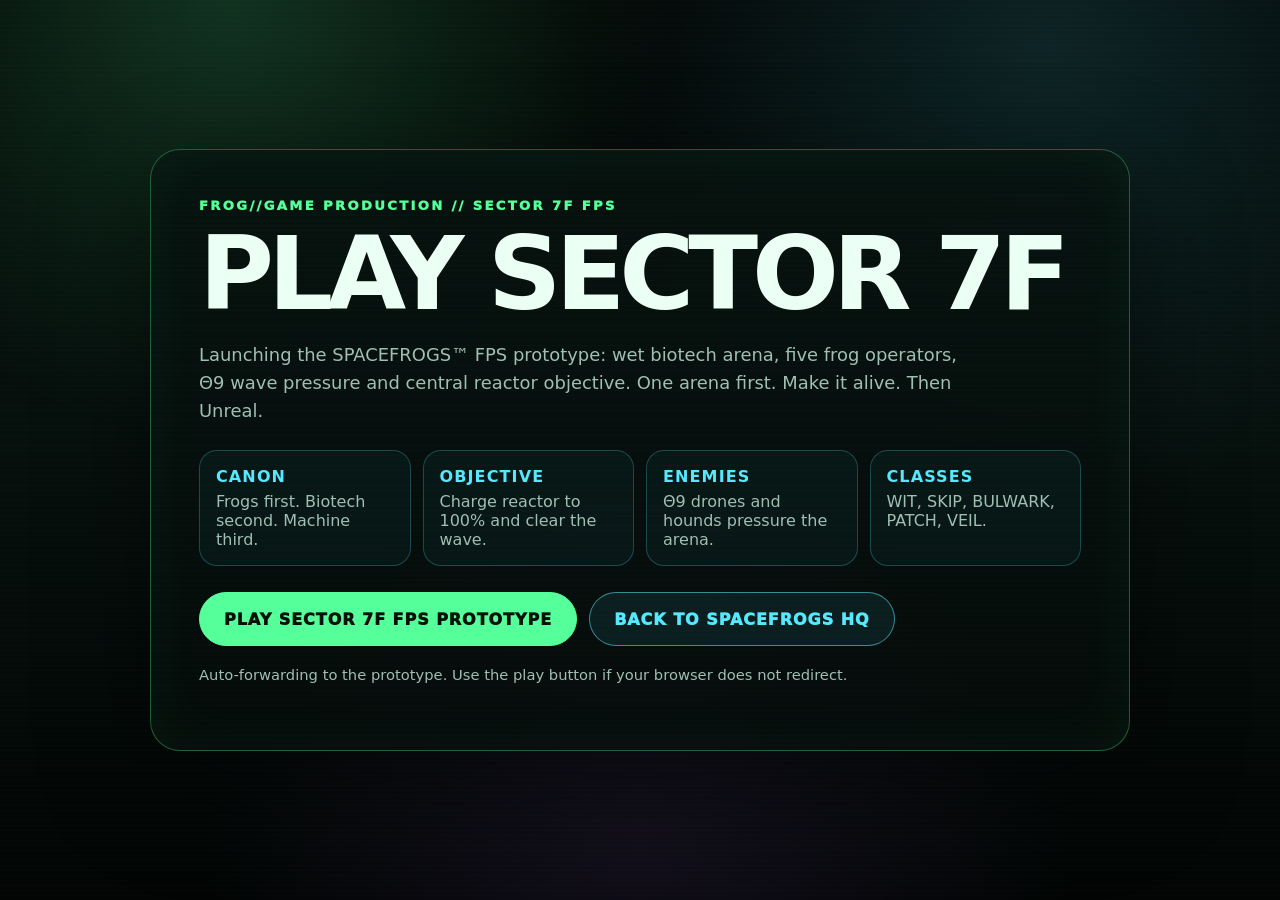
<file: play-sector7f.html>
<!doctype html>
<html lang="en" translate="no">
<head>
  <meta charset="utf-8">
  <meta name="viewport" content="width=device-width, initial-scale=1">
  <meta name="google" content="notranslate">
  <title>Play Sector 7F — SPACEFROGS™ FPS Prototype</title>
  <meta name="description" content="Launch the SPACEFROGS Sector 7F FPS prototype: wet biotech arena, five frog operators, Θ9 waves and reactor objective.">
  <meta http-equiv="refresh" content="2; url=fps-prototype.html">
  <style>
    :root{--green:#55ff99;--cyan:#55e8ff;--violet:#b36bff;--amber:#ffcc66;--red:#ff5c77;--text:#ecfff5;--muted:#9fbfb2;--line:rgba(85,255,153,.32)}
    *{box-sizing:border-box}
    html,body{margin:0;min-height:100%;font-family:system-ui,-apple-system,BlinkMacSystemFont,"Segoe UI",sans-serif;color:var(--text);background:radial-gradient(circle at 18% 0%,rgba(85,255,153,.18),transparent 32%),radial-gradient(circle at 82% 5%,rgba(85,232,255,.13),transparent 34%),radial-gradient(circle at 50% 92%,rgba(179,107,255,.09),transparent 42%),linear-gradient(180deg,#020504 0%,#06100d 48%,#020504 100%)}
    body:before{content:"";position:fixed;inset:0;pointer-events:none;background:repeating-linear-gradient(to bottom,rgba(255,255,255,.026) 0,rgba(255,255,255,.026) 1px,transparent 1px,transparent 5px);opacity:.31;mix-blend-mode:screen;z-index:5}
    main{min-height:100vh;display:grid;place-items:center;padding:24px;position:relative;z-index:2}.panel{width:min(980px,100%);border:1px solid var(--line);background:linear-gradient(180deg,rgba(7,18,15,.94),rgba(5,12,10,.86));border-radius:30px;padding:clamp(24px,5vw,48px);box-shadow:0 34px 110px rgba(0,0,0,.48),inset 0 0 60px rgba(85,255,153,.05)}
    .kicker{color:var(--green);font-weight:1000;text-transform:uppercase;letter-spacing:.18em;font-size:.82rem;margin-bottom:16px}h1{font-size:clamp(2.8rem,8vw,7rem);line-height:.88;margin:0 0 22px;text-transform:uppercase;letter-spacing:-.06em}p{color:var(--muted);font-size:1.12rem;line-height:1.55;max-width:760px}.grid{display:grid;grid-template-columns:repeat(4,1fr);gap:12px;margin:26px 0}.card{border:1px solid rgba(85,232,255,.24);border-radius:18px;padding:16px;background:rgba(85,232,255,.045);color:var(--muted)}.card b{display:block;color:var(--cyan);text-transform:uppercase;letter-spacing:.07em;margin-bottom:6px}.actions{display:flex;gap:12px;flex-wrap:wrap;margin-top:24px}.btn{display:inline-flex;align-items:center;justify-content:center;min-height:54px;border-radius:999px;border:1px solid var(--green);padding:0 24px;color:var(--text);background:rgba(85,255,153,.14);font-weight:1000;letter-spacing:.06em;text-transform:uppercase;text-decoration:none}.btn.primary{background:var(--green);color:#021008}.btn.secondary{border-color:rgba(85,232,255,.55);color:var(--cyan);background:rgba(85,232,255,.08)}.tiny{margin-top:18px;font-size:.92rem;color:var(--muted)}
    @media(max-width:820px){.grid{grid-template-columns:1fr}.actions .btn{width:100%}}
  </style>
</head>
<body>
<main>
  <section class="panel">
    <div class="kicker">Frog//Game Production // Sector 7F FPS</div>
    <h1>Play Sector 7F</h1>
    <p>Launching the SPACEFROGS™ FPS prototype: wet biotech arena, five frog operators, Θ9 wave pressure and central reactor objective. One arena first. Make it alive. Then Unreal.</p>
    <div class="grid">
      <div class="card"><b>Canon</b>Frogs first. Biotech second. Machine third.</div>
      <div class="card"><b>Objective</b>Charge reactor to 100% and clear the wave.</div>
      <div class="card"><b>Enemies</b>Θ9 drones and hounds pressure the arena.</div>
      <div class="card"><b>Classes</b>WIT, SKIP, BULWARK, PATCH, VEIL.</div>
    </div>
    <div class="actions">
      <a class="btn primary" href="fps-prototype.html">Play Sector 7F FPS Prototype</a>
      <a class="btn secondary" href="index.html">Back to SpaceFrogs HQ</a>
    </div>
    <p class="tiny">Auto-forwarding to the prototype. Use the play button if your browser does not redirect.</p>
  </section>
</main>
</body>
</html>
</file>
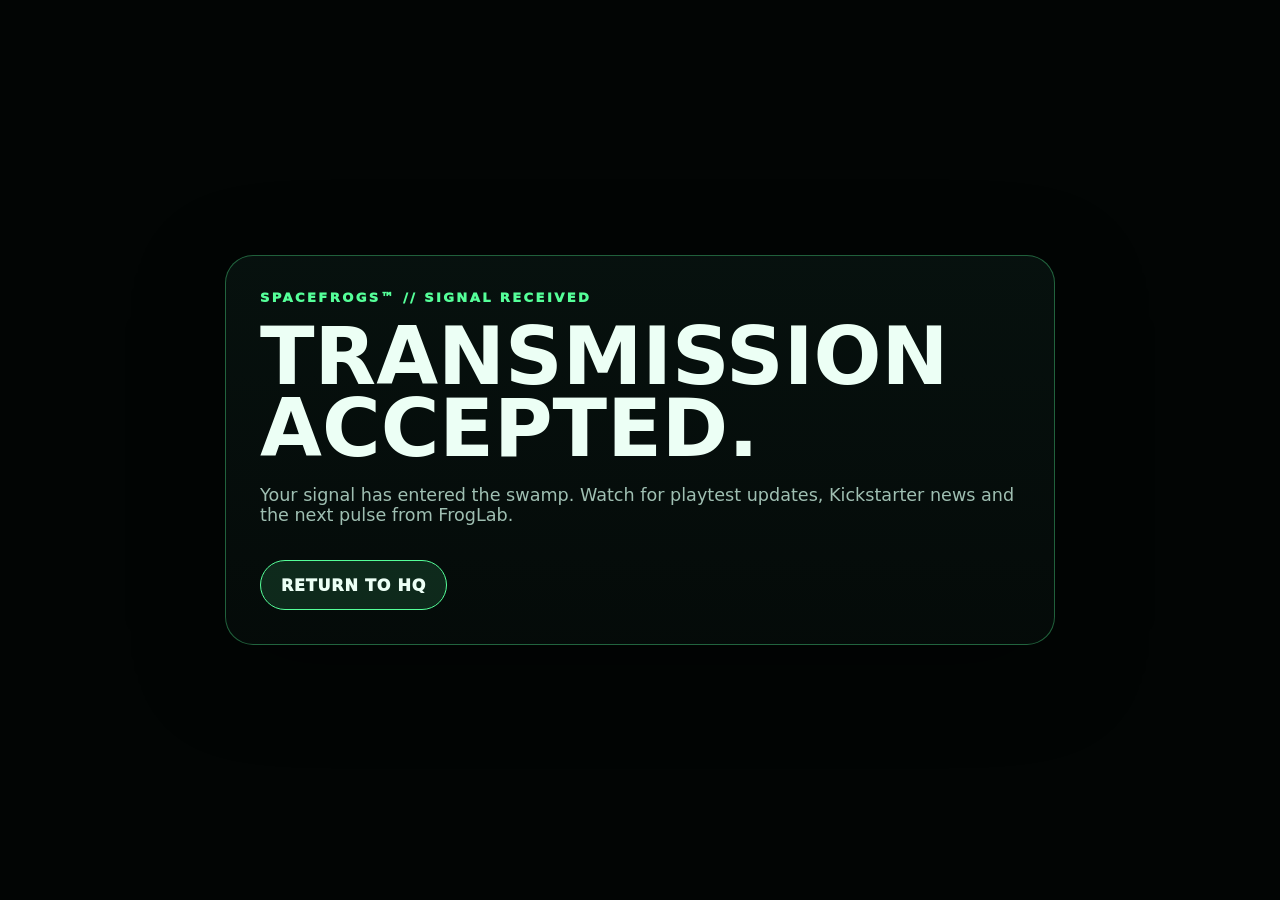
<file: success.html>
<!doctype html>
<html lang="en" translate="no">
<head>
  <meta charset="utf-8">
  <meta name="google" content="notranslate">
  <meta name="viewport" content="width=device-width, initial-scale=1">
  <title>SPACEFROGS™ — Signal Received</title>
  <style>
    body{margin:0;min-height:100vh;display:grid;place-items:center;background:#020504;color:#ecfff5;font-family:system-ui,-apple-system,BlinkMacSystemFont,"Segoe UI",sans-serif}
    .panel{width:min(760px,calc(100% - 32px));border:1px solid rgba(85,255,153,.35);border-radius:28px;padding:34px;background:linear-gradient(180deg,rgba(7,18,15,.94),rgba(5,12,10,.88));box-shadow:0 24px 90px rgba(0,0,0,.38)}
    .kicker{color:#55ff99;text-transform:uppercase;letter-spacing:.18em;font-weight:950;font-size:.82rem;margin-bottom:16px}
    h1{font-size:clamp(2.4rem,7vw,5rem);line-height:.9;margin:0 0 20px;text-transform:uppercase}
    p{color:#9fbfb2;font-size:1.1rem}
    a{display:inline-flex;margin-top:18px;min-height:48px;padding:0 20px;align-items:center;justify-content:center;border:1px solid #55ff99;border-radius:999px;color:#ecfff5;text-decoration:none;font-weight:950;text-transform:uppercase;letter-spacing:.05em;background:rgba(85,255,153,.12)}
  </style>
</head>
<body>
  <main class="panel">
    <div class="kicker">SPACEFROGS™ // Signal Received</div>
    <h1>Transmission accepted.</h1>
    <p>Your signal has entered the swamp. Watch for playtest updates, Kickstarter news and the next pulse from FrogLab.</p>
    <a href="/">Return to HQ</a>
  </main>
</body>
</html>
</file>
